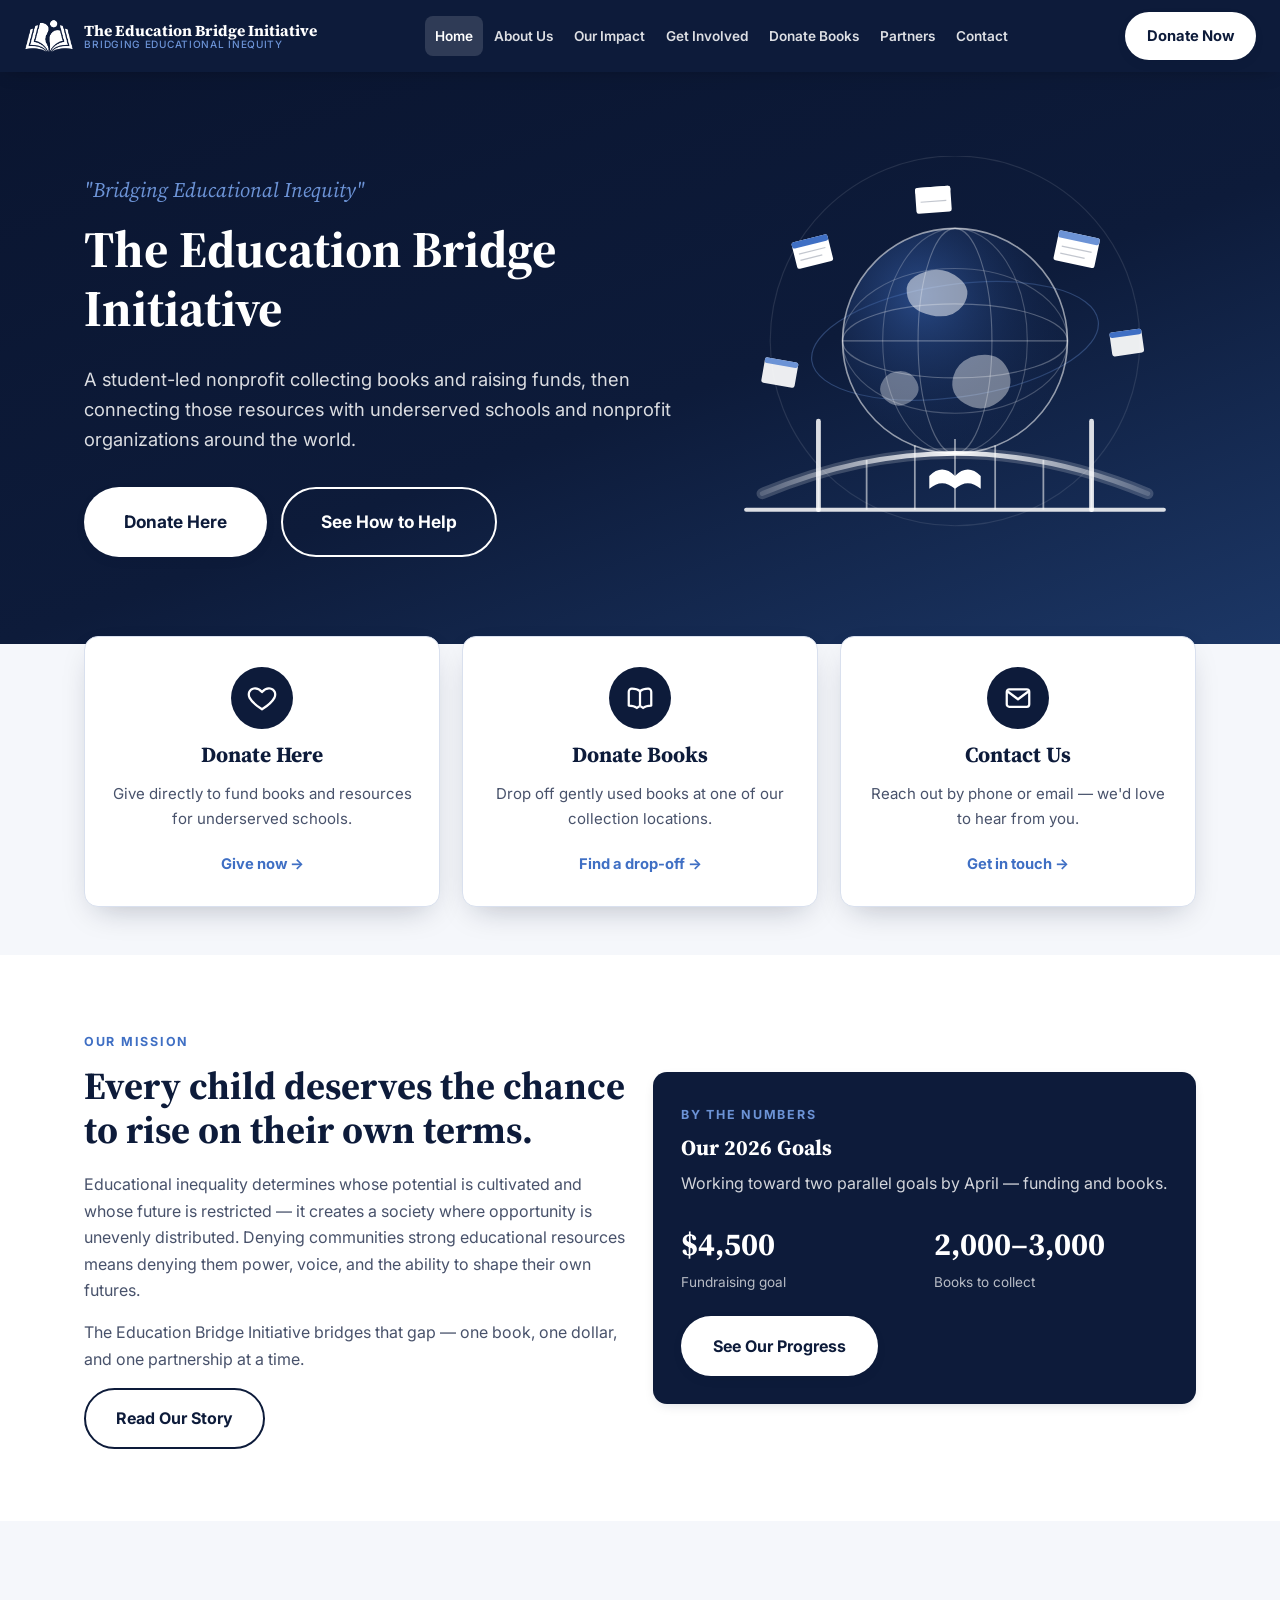
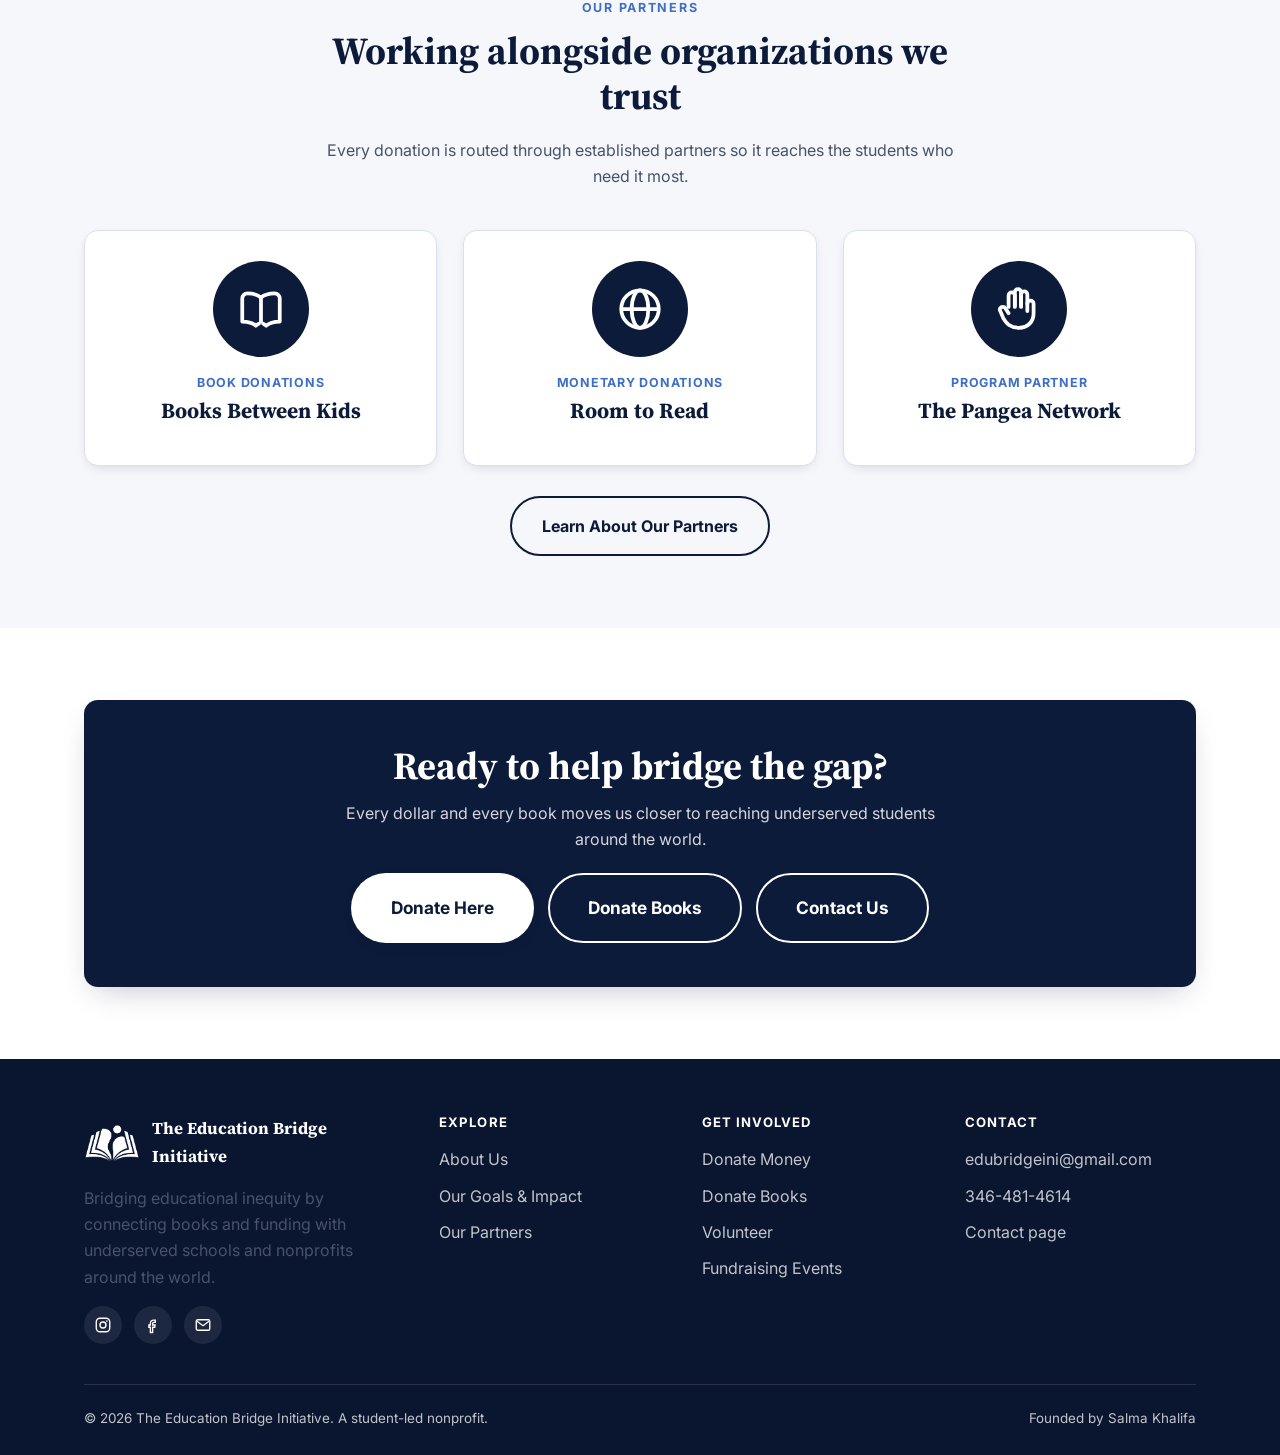
<file: index.html>
<!DOCTYPE html>
<html lang="en">
<head>
<meta charset="UTF-8">
<meta name="viewport" content="width=device-width, initial-scale=1.0">
<title>Home | The Education Bridge Initiative</title>
<meta name="description" content="The Education Bridge Initiative is a student-led nonprofit bridging educational inequity by collecting books and raising funds for underserved schools and nonprofits worldwide.">
<link rel="icon" type="image/png" href="assets/img/logo-icon-navy.png">
<link rel="preconnect" href="https://fonts.googleapis.com">
<link rel="preconnect" href="https://fonts.gstatic.com" crossorigin>
<link href="https://fonts.googleapis.com/css2?family=Source+Serif+4:wght@400;600;700&family=Inter:wght@400;500;600;700;800&display=swap" rel="stylesheet">
<link rel="stylesheet" href="css/styles.css">
</head>
<body>
  <header class="site-header">
    <div class="nav-wrap" id="navWrap">
      <a href="index.html" class="brand">
        <img src="assets/img/logo-icon-transparent.png" alt="The Education Bridge Initiative logo">
        <span class="brand-name">The Education Bridge Initiative<small>Bridging Educational Inequity</small></span>
      </a>
      <button class="nav-toggle" id="navToggle" aria-label="Toggle navigation" aria-expanded="false">&#9776;</button>
      <ul class="nav-links">
      <li><a href="index.html" class="active">Home</a></li>
      <li><a href="about.html">About Us</a></li>
      <li><a href="goals.html">Our Impact</a></li>
      <li><a href="get-involved.html">Get Involved</a></li>
      <li><a href="donate-books.html">Donate Books</a></li>
      <li><a href="partners.html">Partners</a></li>
      <li><a href="contact.html">Contact</a></li>
      </ul>
      <div class="nav-cta">
        <a href="https://gofund.me/72216d547" class="btn btn-primary" target="_blank" rel="noopener">Donate Now</a>
      </div>
    </div>
  </header>

  <section class="hero">
    <div class="container hero-grid">
      <div>
        <div class="tagline">"Bridging Educational Inequity"</div>
        <h1>The Education Bridge Initiative</h1>
        <p class="lead">A student-led nonprofit collecting books and raising funds, then connecting those resources with underserved schools and nonprofit organizations around the world.</p>
        <div class="hero-actions">
          <a href="https://gofund.me/72216d547" class="btn btn-primary btn-lg" target="_blank" rel="noopener">Donate Here</a>
          <a href="get-involved.html" class="btn btn-outline btn-lg">See How to Help</a>
        </div>
      </div>
      <div>
        <img class="hero-art" src="assets/img/hero-globe-bridge.svg" alt="Illustration of a globe with books orbiting it, connected by a bridge">
      </div>
    </div>
  </section>

  <section class="section-tight bg-off">
    <div class="container">
      <div class="action-grid">
        <a href="https://gofund.me/72216d547" class="action-card" target="_blank" rel="noopener">
          <div class="icon-badge"><svg width="22" height="22" viewBox="0 0 24 24" fill="none" stroke="#fff" stroke-width="1.8" stroke-linecap="round" stroke-linejoin="round"><path d="M12 21s-7.5-4.6-10-9.3C.6 8.4 2 5 5.4 4.4 7.7 4 10 5 12 7.3 14 5 16.3 4 18.6 4.4 22 5 23.4 8.4 22 11.7 19.5 16.4 12 21 12 21Z"/></svg></div>
          <h3>Donate Here</h3>
          <p>Give directly to fund books and resources for underserved schools.</p>
          <span class="card-btn">Give now &rarr;</span>
        </a>
        <a href="donate-books.html" class="action-card">
          <div class="icon-badge"><svg width="22" height="22" viewBox="0 0 24 24" fill="none" stroke="#fff" stroke-width="1.8" stroke-linecap="round" stroke-linejoin="round"><path d="M12 6.5c-1.6-1.3-3.8-2-6.5-2A2.5 2.5 0 0 0 3 7v11c2.5 0 5 .6 6.5 2 .4-.4.9-.7 1.5-1"/><path d="M12 6.5c1.6-1.3 3.8-2 6.5-2A2.5 2.5 0 0 1 21 7v11c-2.5 0-5 .6-6.5 2-.4-.4-.9-.7-1.5-1"/><path d="M12 6.5v11.5"/></svg></div>
          <h3>Donate Books</h3>
          <p>Drop off gently used books at one of our collection locations.</p>
          <span class="card-btn">Find a drop-off &rarr;</span>
        </a>
        <a href="contact.html" class="action-card">
          <div class="icon-badge"><svg width="22" height="22" viewBox="0 0 24 24" fill="none" stroke="#fff" stroke-width="1.8" stroke-linecap="round" stroke-linejoin="round"><rect x="3" y="5" width="18" height="14" rx="2"/><path d="M4 7l8 6 8-6"/></svg></div>
          <h3>Contact Us</h3>
          <p>Reach out by phone or email — we'd love to hear from you.</p>
          <span class="card-btn">Get in touch &rarr;</span>
        </a>
      </div>
    </div>
  </section>

  <section>
    <div class="container">
      <div class="grid-2" style="align-items:center;">
        <div>
          <div class="eyebrow">Our Mission</div>
          <h2>Every child deserves the chance to rise on their own terms.</h2>
          <p>Educational inequality determines whose potential is cultivated and whose future is restricted — it creates a society where opportunity is unevenly distributed. Denying communities strong educational resources means denying them power, voice, and the ability to shape their own futures.</p>
          <p>The Education Bridge Initiative bridges that gap — one book, one dollar, and one partnership at a time.</p>
          <a href="about.html" class="btn btn-outline-navy">Read Our Story</a>
        </div>
        <div class="card" style="background:var(--navy-900); color:#fff; border:none;">
          <div class="eyebrow" style="color:var(--blue-400);">By the Numbers</div>
          <h3 style="color:#fff;">Our 2026 Goals</h3>
          <p style="color:rgba(255,255,255,.82); margin-bottom:22px;">Working toward two parallel goals by April — funding and books.</p>
          <div style="display:grid; grid-template-columns:1fr 1fr; gap:18px;">
            <div>
              <div style="font-family:var(--font-serif); font-size:2rem; font-weight:700;">$4,500</div>
              <div style="font-size:.85rem; color:rgba(255,255,255,.7);">Fundraising goal</div>
            </div>
            <div>
              <div style="font-family:var(--font-serif); font-size:2rem; font-weight:700;">2,000&ndash;3,000</div>
              <div style="font-size:.85rem; color:rgba(255,255,255,.7);">Books to collect</div>
            </div>
          </div>
          <a href="goals.html" class="btn btn-primary" style="margin-top:22px;">See Our Progress</a>
        </div>
      </div>
    </div>
  </section>

 

  <section class="bg-off">
    <div class="container">
      <div class="text-center" style="max-width:640px; margin:0 auto 40px;">
        <div class="eyebrow">Our Partners</div>
        <h2>Working alongside organizations we trust</h2>
        <p>Every donation is routed through established partners so it reaches the students who need it most.</p>
      </div>
      <div class="grid-3">
        <div class="partner-card">
          <div class="partner-logo"><svg width="22" height="22" viewBox="0 0 24 24" fill="none" stroke="#fff" stroke-width="1.8" stroke-linecap="round" stroke-linejoin="round"><path d="M12 6.5c-1.6-1.3-3.8-2-6.5-2A2.5 2.5 0 0 0 3 7v11c2.5 0 5 .6 6.5 2 .4-.4.9-.7 1.5-1"/><path d="M12 6.5c1.6-1.3 3.8-2 6.5-2A2.5 2.5 0 0 1 21 7v11c-2.5 0-5 .6-6.5 2-.4-.4-.9-.7-1.5-1"/><path d="M12 6.5v11.5"/></svg></div>
          <div class="partner-role">Book Donations</div>
          <h3>Books Between Kids</h3>
        </div>
        <div class="partner-card">
          <div class="partner-logo"><svg width="22" height="22" viewBox="0 0 24 24" fill="none" stroke="#fff" stroke-width="1.8"><circle cx="12" cy="12" r="9"/><ellipse cx="12" cy="12" rx="4" ry="9"/><path d="M3 12h18"/></svg></div>
          <div class="partner-role">Monetary Donations</div>
          <h3>Room to Read</h3>
        </div>
        <div class="partner-card">
          <div class="partner-logo"><svg width="22" height="22" viewBox="0 0 24 24" fill="none" stroke="#fff" stroke-width="1.8" stroke-linecap="round" stroke-linejoin="round"><path d="M7 11V5.5a1.5 1.5 0 0 1 3 0V11"/><path d="M10 10.5V4a1.5 1.5 0 0 1 3 0v7"/><path d="M13 10.5V5a1.5 1.5 0 0 1 3 0v8"/><path d="M16 9.5a1.5 1.5 0 0 1 3 0V14c0 4-2.7 7-7 7s-6-2-7.5-4.5L3 13c-.6-1 .1-2 1.2-2 .5 0 1 .2 1.3.7L7 14"/></svg></div>
          <div class="partner-role">Program Partner</div>
          <h3>The Pangea Network</h3>
        </div>
      </div>
      <div class="text-center" style="margin-top:30px;">
        <a href="partners.html" class="btn btn-outline-navy">Learn About Our Partners</a>
      </div>
    </div>
  </section>

  <section>
    <div class="container">
      <div class="cta-banner">
        <h2>Ready to help bridge the gap?</h2>
        <p>Every dollar and every book moves us closer to reaching underserved students around the world.</p>
        <div class="cta-actions">
          <a href="https://gofund.me/72216d547" class="btn btn-primary btn-lg" target="_blank" rel="noopener">Donate Here</a>
          <a href="donate-books.html" class="btn btn-outline btn-lg">Donate Books</a>
          <a href="contact.html" class="btn btn-outline btn-lg">Contact Us</a>
        </div>
      </div>
    </div>
  </section>

  <footer class="site-footer">
    <div class="container">
      <div class="footer-grid">
        <div>
          <div class="footer-brand">
            <img src="assets/img/logo-icon-transparent.png" alt="The Education Bridge Initiative logo">
            <span>The Education Bridge<br>Initiative</span>
          </div>
          <p style="max-width:32ch;">Bridging educational inequity by connecting books and funding with underserved schools and nonprofits around the world.</p>
          <div class="social-row">
            <a href="https://www.instagram.com/education.bridge.initiative" target="_blank" rel="noopener" aria-label="Instagram"><svg width="18" height="18" viewBox="0 0 24 24" fill="none" stroke="#fff" stroke-width="1.8"><rect x="3" y="3" width="18" height="18" rx="5"/><circle cx="12" cy="12" r="4"/><circle cx="17.2" cy="6.8" r="1.1" fill="#fff" stroke="none"/></svg></a>
            <a href="https://www.facebook.com/share/1PZD7FFEJZ/?mibextid=wwXIfr" target="_blank" rel="noopener" aria-label="Facebook"><svg width="18" height="18" viewBox="0 0 24 24" fill="none" stroke="#fff" stroke-width="1.8"><path d="M15 8.5h-2c-.8 0-1.5.7-1.5 1.5v2h3.3L14.3 15H11.5v7h-3v-7H6.5v-3H8.5v-2.2C8.5 7.4 10.2 5.5 13 5.5h2v3Z"/></svg></a>
            <a href="mailto:edubridgeini@gmail.com" aria-label="Email"><svg width="18" height="18" viewBox="0 0 24 24" fill="none" stroke="#fff" stroke-width="1.8"><rect x="3" y="5" width="18" height="14" rx="2"/><path d="M4 7l8 6 8-6"/></svg></a>
          </div>
        </div>
        <div>
          <h4>Explore</h4>
          <ul>
            <li><a href="about.html">About Us</a></li>
            <li><a href="goals.html">Our Goals &amp; Impact</a></li>
            <li><a href="partners.html">Our Partners</a></li>
          </ul>
        </div>
        <div>
          <h4>Get Involved</h4>
          <ul>
            <li><a href="https://gofund.me/72216d547" target="_blank" rel="noopener">Donate Money</a></li>
            <li><a href="donate-books.html">Donate Books</a></li>
            <li><a href="get-involved.html">Volunteer</a></li>
            <li><a href="donate.html">Fundraising Events</a></li>
          </ul>
        </div>
        <div>
          <h4>Contact</h4>
          <ul>
            <li><a href="mailto:edubridgeini@gmail.com">edubridgeini@gmail.com</a></li>
            <li><a href="tel:+13464814614">346-481-4614</a></li>
            <li><a href="contact.html">Contact page</a></li>
          </ul>
        </div>
      </div>
      <div class="footer-bottom">
        <span>&copy; 2026 The Education Bridge Initiative. A student-led nonprofit.</span>
        <span>Founded by Salma Khalifa</span>
      </div>
    </div>
  </footer>

  <div class="mobile-donate-bar">
    <a href="https://gofund.me/72216d547" class="btn btn-primary" target="_blank" rel="noopener">Donate Now</a>
  </div>

  <script src="js/main.js"></script>

</body>
</html>
</file>
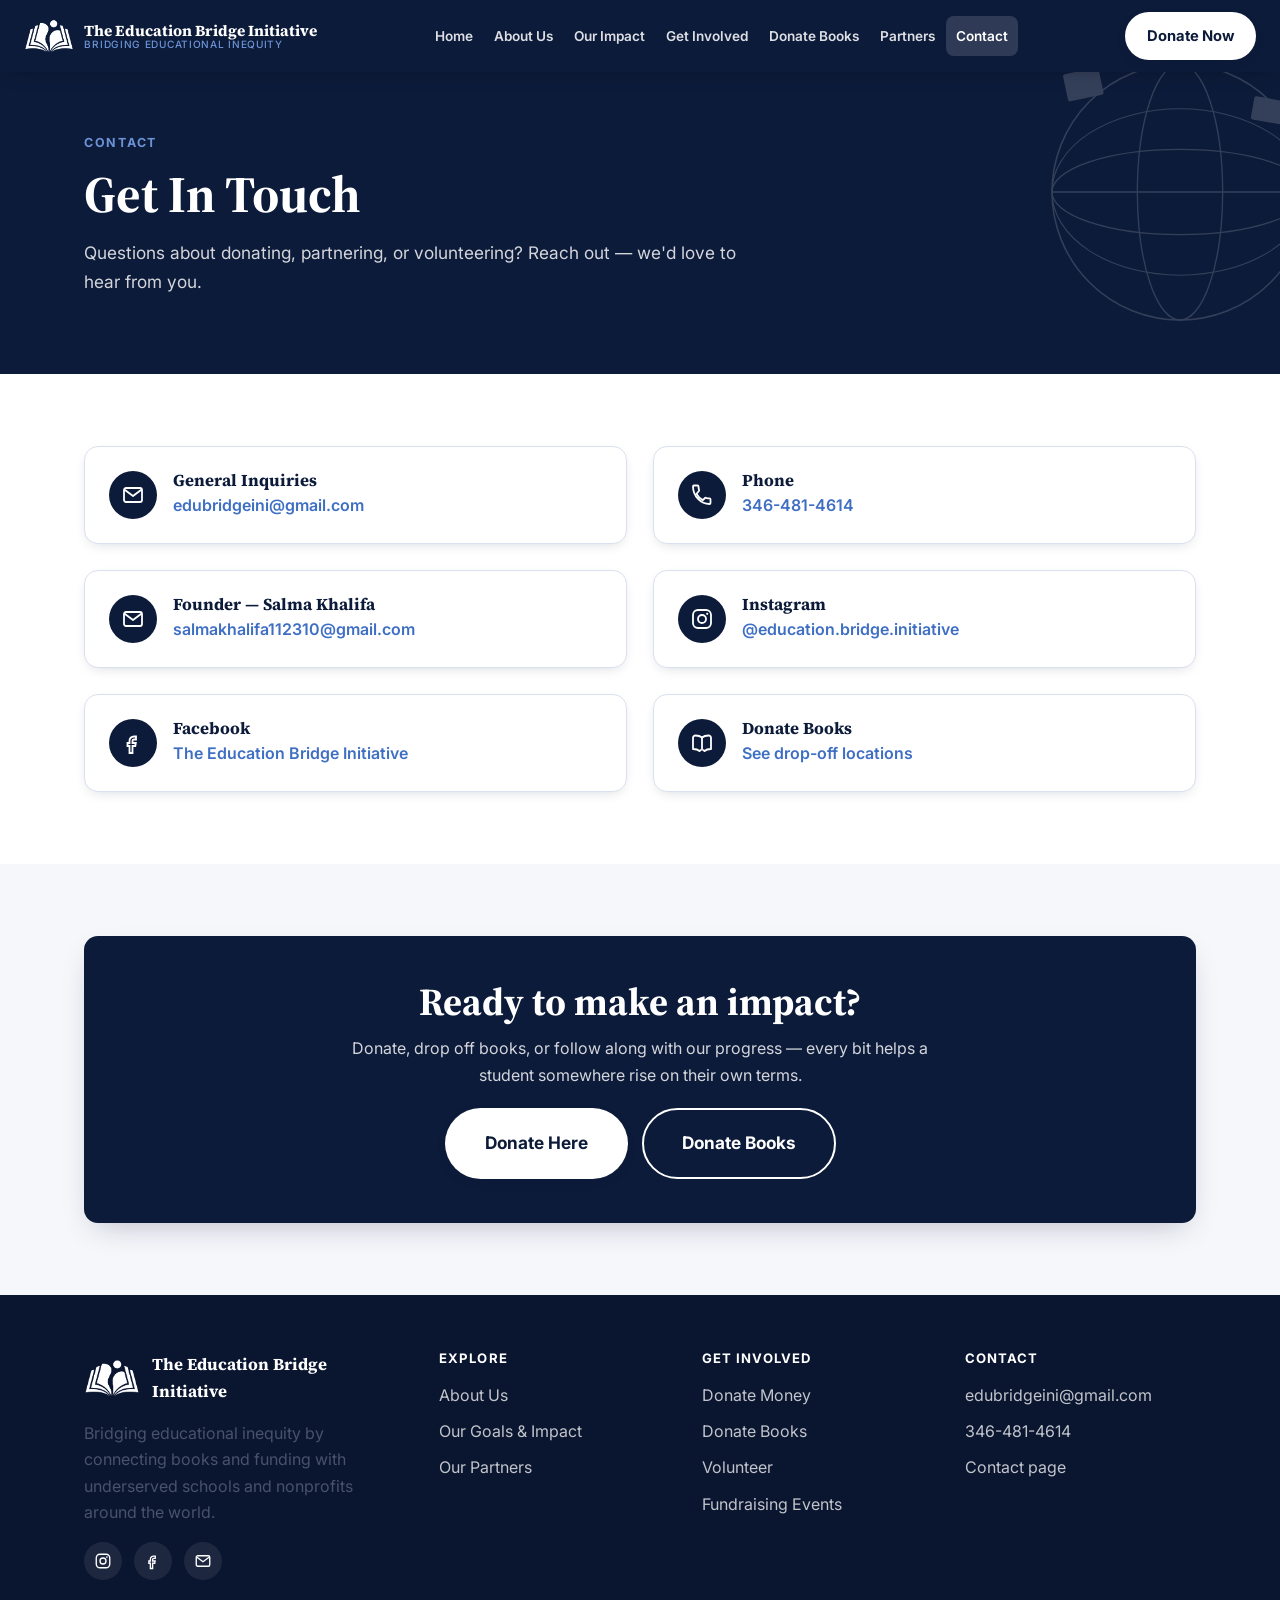
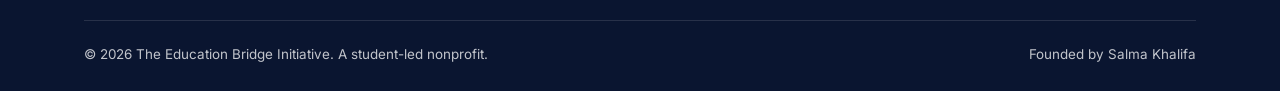
<file: contact.html>
<!DOCTYPE html>
<html lang="en">
<head>
<meta charset="UTF-8">
<meta name="viewport" content="width=device-width, initial-scale=1.0">
<title>Contact Us | The Education Bridge Initiative</title>
<meta name="description" content="Get in touch with The Education Bridge Initiative by phone, email, or social media.">
<link rel="icon" type="image/png" href="assets/img/logo-icon-navy.png">
<link rel="preconnect" href="https://fonts.googleapis.com">
<link rel="preconnect" href="https://fonts.gstatic.com" crossorigin>
<link href="https://fonts.googleapis.com/css2?family=Source+Serif+4:wght@400;600;700&family=Inter:wght@400;500;600;700;800&display=swap" rel="stylesheet">
<link rel="stylesheet" href="css/styles.css">
</head>
<body>
  <header class="site-header">
    <div class="nav-wrap" id="navWrap">
      <a href="index.html" class="brand">
        <img src="assets/img/logo-icon-transparent.png" alt="The Education Bridge Initiative logo">
        <span class="brand-name">The Education Bridge Initiative<small>Bridging Educational Inequity</small></span>
      </a>
      <button class="nav-toggle" id="navToggle" aria-label="Toggle navigation" aria-expanded="false">&#9776;</button>
      <ul class="nav-links">
      <li><a href="index.html">Home</a></li>
      <li><a href="about.html">About Us</a></li>
      <li><a href="goals.html">Our Impact</a></li>
      <li><a href="get-involved.html">Get Involved</a></li>
      <li><a href="donate-books.html">Donate Books</a></li>
      <li><a href="partners.html">Partners</a></li>
      <li><a href="contact.html" class="active">Contact</a></li>
      </ul>
      <div class="nav-cta">
        <a href="https://gofund.me/72216d547" class="btn btn-primary" target="_blank" rel="noopener">Donate Now</a>
      </div>
    </div>
  </header>

  <section class="page-hero">
    <img class="decor" src="assets/img/page-decor.svg" alt="">
    <div class="container">
      <div class="eyebrow" style="color:var(--blue-400);">Contact</div>
      <h1>Get In Touch</h1>
      <p>Questions about donating, partnering, or volunteering? Reach out — we'd love to hear from you.</p>
    </div>
  </section>

  <section>
    <div class="container">
      <div class="contact-grid">
        <div class="contact-item">
          <div class="icon-badge"><svg width="22" height="22" viewBox="0 0 24 24" fill="none" stroke="#fff" stroke-width="1.8" stroke-linecap="round" stroke-linejoin="round"><rect x="3" y="5" width="18" height="14" rx="2"/><path d="M4 7l8 6 8-6"/></svg></div>
          <div>
            <h3>General Inquiries</h3>
            <a href="mailto:edubridgeini@gmail.com">edubridgeini@gmail.com</a>
          </div>
        </div>
        <div class="contact-item">
          <div class="icon-badge">
            <svg viewBox="0 0 24 24" fill="none" stroke="#fff" stroke-width="1.8" stroke-linecap="round" stroke-linejoin="round" width="24" height="24"><path d="M6.6 10.8c1.4 2.7 3.6 4.9 6.3 6.3l2.1-2.1c.3-.3.7-.4 1-.2 1.1.4 2.3.6 3.5.6.6 0 1 .4 1 1V20c0 .6-.4 1-1 1C10.9 21 3 13.1 3 3.5c0-.6.4-1 1-1H7.5c.6 0 1 .4 1 1 0 1.2.2 2.4.6 3.5.1.4 0 .8-.2 1L6.6 10.8Z"/></svg>
          </div>
          <div>
            <h3>Phone</h3>
            <a href="tel:+13464814614">346-481-4614</a>
          </div>
        </div>
        <div class="contact-item">
          <div class="icon-badge"><svg width="22" height="22" viewBox="0 0 24 24" fill="none" stroke="#fff" stroke-width="1.8" stroke-linecap="round" stroke-linejoin="round"><rect x="3" y="5" width="18" height="14" rx="2"/><path d="M4 7l8 6 8-6"/></svg></div>
          <div>
            <h3>Founder — Salma Khalifa</h3>
            <a href="mailto:salmakhalifa112310@gmail.com">salmakhalifa112310@gmail.com</a>
          </div>
        </div>
        <div class="contact-item">
          <div class="icon-badge">
            <svg viewBox="0 0 24 24" fill="none" stroke="#fff" stroke-width="1.8"><rect x="3" y="3" width="18" height="18" rx="5"/><circle cx="12" cy="12" r="4"/><circle cx="17.2" cy="6.8" r="1.1" fill="#fff" stroke="none"/></svg>
          </div>
          <div>
            <h3>Instagram</h3>
            <a href="https://www.instagram.com/education.bridge.initiative" target="_blank" rel="noopener">@education.bridge.initiative</a>
          </div>
        </div>
        <div class="contact-item">
          <div class="icon-badge">
            <svg viewBox="0 0 24 24" fill="none" stroke="#fff" stroke-width="1.8"><path d="M15 8.5h-2c-.8 0-1.5.7-1.5 1.5v2h3.3L14.3 15H11.5v7h-3v-7H6.5v-3H8.5v-2.2C8.5 7.4 10.2 5.5 13 5.5h2v3Z"/></svg>
          </div>
          <div>
            <h3>Facebook</h3>
            <a href="https://www.facebook.com/share/1PZD7FFEJZ/?mibextid=wwXIfr" target="_blank" rel="noopener">The Education Bridge Initiative</a>
          </div>
        </div>
        <div class="contact-item">
          <div class="icon-badge"><svg width="22" height="22" viewBox="0 0 24 24" fill="none" stroke="#fff" stroke-width="1.8" stroke-linecap="round" stroke-linejoin="round"><path d="M12 6.5c-1.6-1.3-3.8-2-6.5-2A2.5 2.5 0 0 0 3 7v11c2.5 0 5 .6 6.5 2 .4-.4.9-.7 1.5-1"/><path d="M12 6.5c1.6-1.3 3.8-2 6.5-2A2.5 2.5 0 0 1 21 7v11c-2.5 0-5 .6-6.5 2-.4-.4-.9-.7-1.5-1"/><path d="M12 6.5v11.5"/></svg></div>
          <div>
            <h3>Donate Books</h3>
            <a href="donate-books.html">See drop-off locations</a>
          </div>
        </div>
      </div>
    </div>
  </section>

  <section class="bg-off">
    <div class="container">
      <div class="cta-banner">
        <h2>Ready to make an impact?</h2>
        <p>Donate, drop off books, or follow along with our progress — every bit helps a student somewhere rise on their own terms.</p>
        <div class="cta-actions">
          <a href="https://gofund.me/72216d547" class="btn btn-primary btn-lg" target="_blank" rel="noopener">Donate Here</a>
          <a href="donate-books.html" class="btn btn-outline btn-lg">Donate Books</a>
        </div>
      </div>
    </div>
  </section>

  <footer class="site-footer">
    <div class="container">
      <div class="footer-grid">
        <div>
          <div class="footer-brand">
            <img src="assets/img/logo-icon-transparent.png" alt="The Education Bridge Initiative logo">
            <span>The Education Bridge<br>Initiative</span>
          </div>
          <p style="max-width:32ch;">Bridging educational inequity by connecting books and funding with underserved schools and nonprofits around the world.</p>
          <div class="social-row">
            <a href="https://www.instagram.com/education.bridge.initiative" target="_blank" rel="noopener" aria-label="Instagram"><svg width="18" height="18" viewBox="0 0 24 24" fill="none" stroke="#fff" stroke-width="1.8"><rect x="3" y="3" width="18" height="18" rx="5"/><circle cx="12" cy="12" r="4"/><circle cx="17.2" cy="6.8" r="1.1" fill="#fff" stroke="none"/></svg></a>
            <a href="https://www.facebook.com/share/1PZD7FFEJZ/?mibextid=wwXIfr" target="_blank" rel="noopener" aria-label="Facebook"><svg width="18" height="18" viewBox="0 0 24 24" fill="none" stroke="#fff" stroke-width="1.8"><path d="M15 8.5h-2c-.8 0-1.5.7-1.5 1.5v2h3.3L14.3 15H11.5v7h-3v-7H6.5v-3H8.5v-2.2C8.5 7.4 10.2 5.5 13 5.5h2v3Z"/></svg></a>
            <a href="mailto:edubridgeini@gmail.com" aria-label="Email"><svg width="18" height="18" viewBox="0 0 24 24" fill="none" stroke="#fff" stroke-width="1.8"><rect x="3" y="5" width="18" height="14" rx="2"/><path d="M4 7l8 6 8-6"/></svg></a>
          </div>
        </div>
        <div>
          <h4>Explore</h4>
          <ul>
            <li><a href="about.html">About Us</a></li>
            <li><a href="goals.html">Our Goals &amp; Impact</a></li>
            <li><a href="partners.html">Our Partners</a></li>
          </ul>
        </div>
        <div>
          <h4>Get Involved</h4>
          <ul>
            <li><a href="https://gofund.me/72216d547" target="_blank" rel="noopener">Donate Money</a></li>
            <li><a href="donate-books.html">Donate Books</a></li>
            <li><a href="get-involved.html">Volunteer</a></li>
            <li><a href="donate.html">Fundraising Events</a></li>
          </ul>
        </div>
        <div>
          <h4>Contact</h4>
          <ul>
            <li><a href="mailto:edubridgeini@gmail.com">edubridgeini@gmail.com</a></li>
            <li><a href="tel:+13464814614">346-481-4614</a></li>
            <li><a href="contact.html">Contact page</a></li>
          </ul>
        </div>
      </div>
      <div class="footer-bottom">
        <span>&copy; 2026 The Education Bridge Initiative. A student-led nonprofit.</span>
        <span>Founded by Salma Khalifa</span>
      </div>
    </div>
  </footer>

  <div class="mobile-donate-bar">
    <a href="https://gofund.me/72216d547" class="btn btn-primary" target="_blank" rel="noopener">Donate Now</a>
  </div>

  <script src="js/main.js"></script>

</body>
</html>
</file>
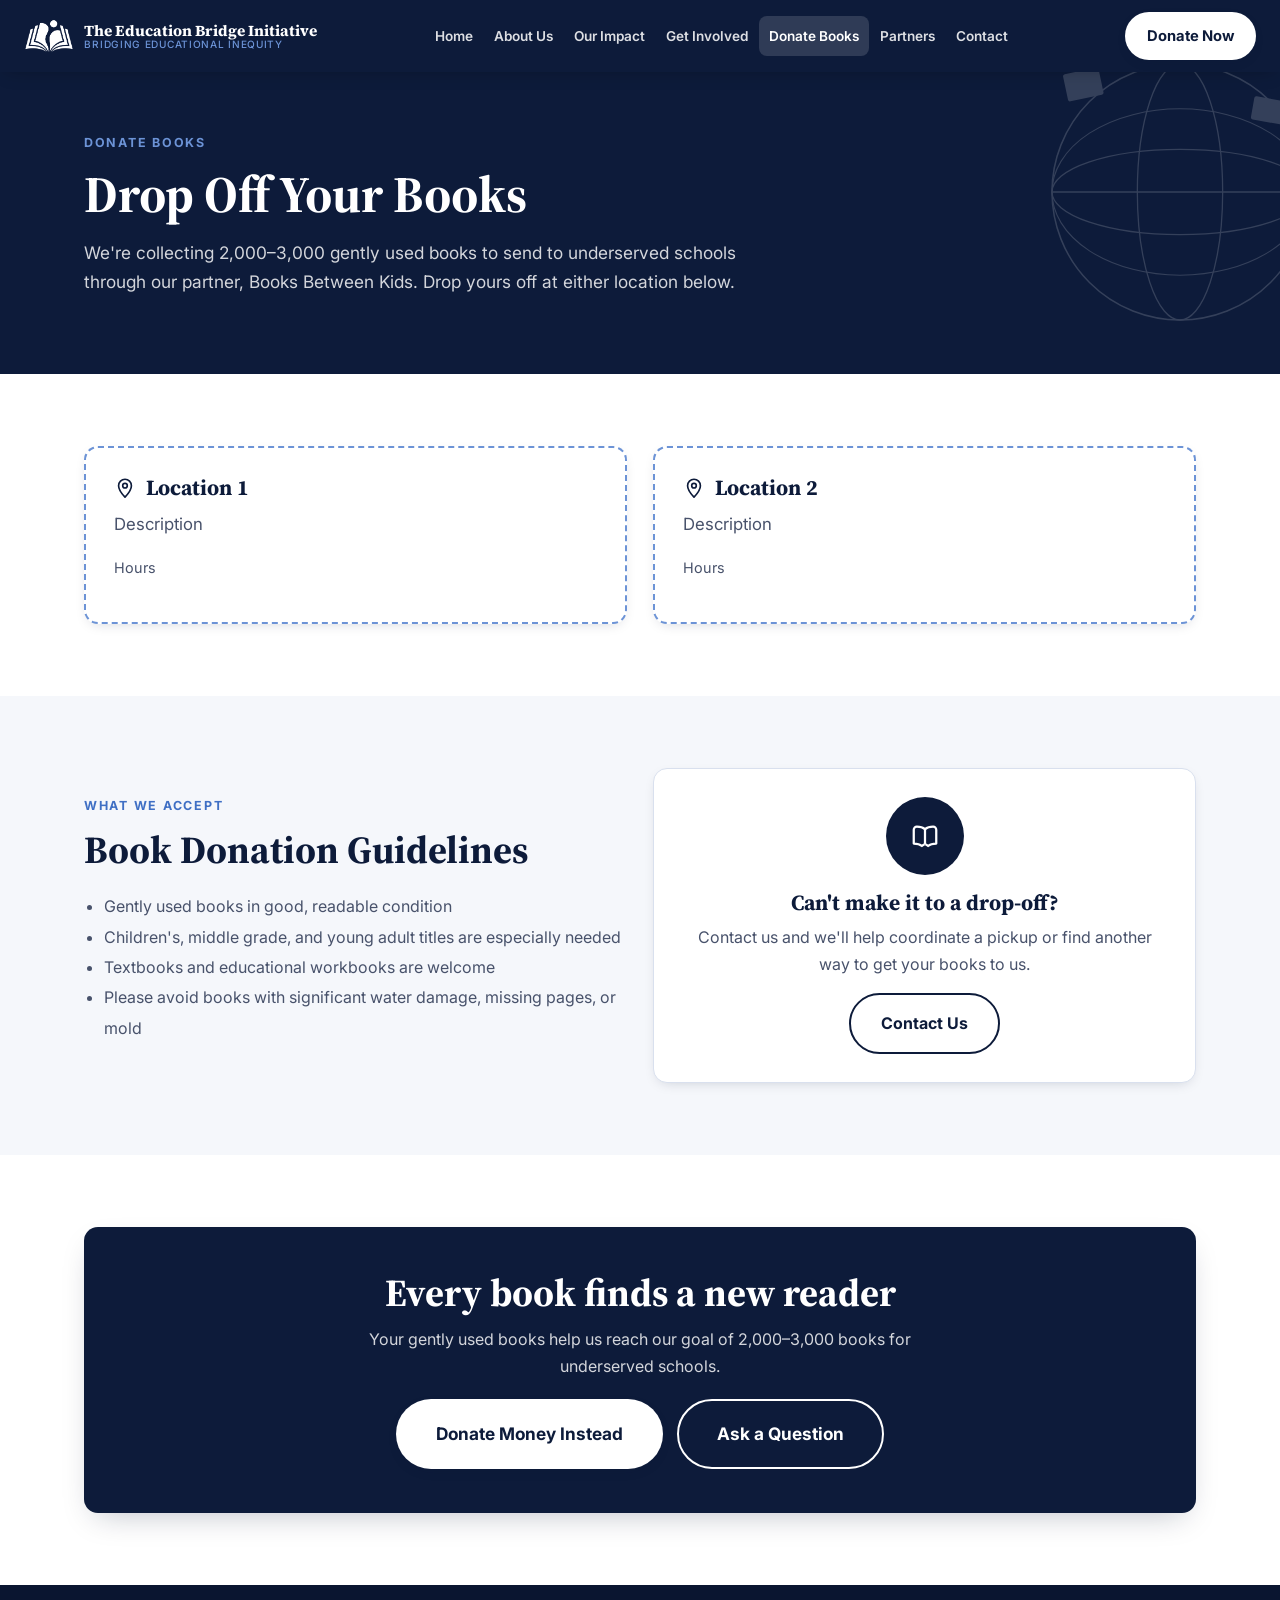
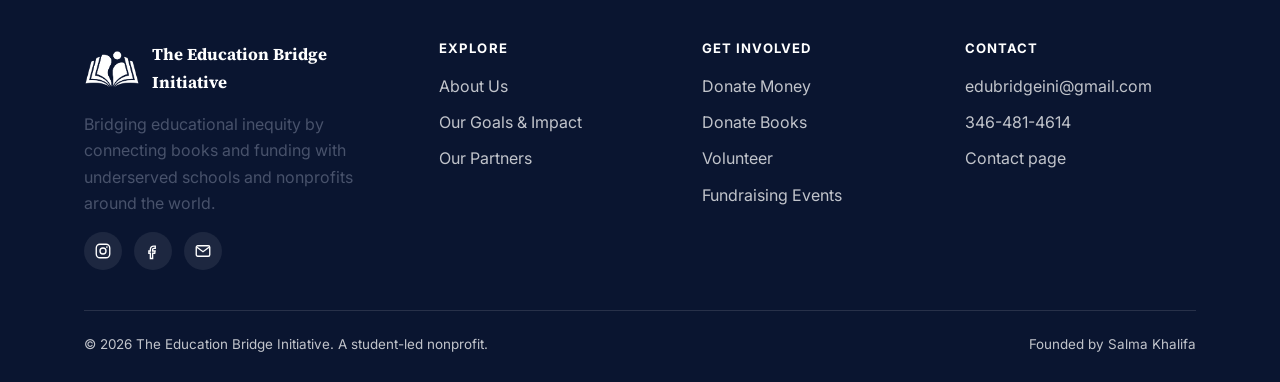
<file: donate-books.html>
<!DOCTYPE html>
<html lang="en">
<head>
<meta charset="UTF-8">
<meta name="viewport" content="width=device-width, initial-scale=1.0">
<title>Donate Books | The Education Bridge Initiative</title>
<meta name="description" content="Drop off gently used books at our collection locations.">
<link rel="icon" type="image/png" href="assets/img/logo-icon-navy.png">
<link rel="preconnect" href="https://fonts.googleapis.com">
<link rel="preconnect" href="https://fonts.gstatic.com" crossorigin>
<link href="https://fonts.googleapis.com/css2?family=Source+Serif+4:wght@400;600;700&family=Inter:wght@400;500;600;700;800&display=swap" rel="stylesheet">
<link rel="stylesheet" href="css/styles.css">
</head>
<body>
  <header class="site-header">
    <div class="nav-wrap" id="navWrap">
      <a href="index.html" class="brand">
        <img src="assets/img/logo-icon-transparent.png" alt="The Education Bridge Initiative logo">
        <span class="brand-name">The Education Bridge Initiative<small>Bridging Educational Inequity</small></span>
      </a>
      <button class="nav-toggle" id="navToggle" aria-label="Toggle navigation" aria-expanded="false">&#9776;</button>
      <ul class="nav-links">
      <li><a href="index.html">Home</a></li>
      <li><a href="about.html">About Us</a></li>
      <li><a href="goals.html">Our Impact</a></li>
      <li><a href="get-involved.html">Get Involved</a></li>
      <li><a href="donate-books.html" class="active">Donate Books</a></li>
      <li><a href="partners.html">Partners</a></li>
      <li><a href="contact.html">Contact</a></li>
      </ul>
      <div class="nav-cta">
        <a href="https://gofund.me/72216d547" class="btn btn-primary" target="_blank" rel="noopener">Donate Now</a>
      </div>
    </div>
  </header>

  <section class="page-hero">
    <img class="decor" src="assets/img/page-decor.svg" alt="">
    <div class="container">
      <div class="eyebrow" style="color:var(--blue-400);">Donate Books</div>
      <h1>Drop Off Your Books</h1>
      <p>We're collecting 2,000&ndash;3,000 gently used books to send to underserved schools through our partner, Books Between Kids. Drop yours off at either location below.</p>
    </div>
  </section>

  <section>
    <div class="container">
      <div class="grid-2">
        <div class="address-card">
          <h3><svg width="22" height="22" viewBox="0 0 24 24" fill="none" stroke="#fff" stroke-width="1.8" stroke-linecap="round" stroke-linejoin="round"><path d="M12 22s7-7.4 7-12.5A7 7 0 0 0 5 9.5C5 14.6 12 22 12 22Z"/><circle cx="12" cy="9.5" r="2.5"/></svg> <span>Location 1</span></h3>
          <p style="color:var(--ink-soft); font-size:1.05rem; margin-top:10px;">Description</p>
          <p style="font-size:0.9rem;">Hours</p>
        </div>
        <div class="address-card">
          <h3><svg width="22" height="22" viewBox="0 0 24 24" fill="none" stroke="#fff" stroke-width="1.8" stroke-linecap="round" stroke-linejoin="round"><path d="M12 22s7-7.4 7-12.5A7 7 0 0 0 5 9.5C5 14.6 12 22 12 22Z"/><circle cx="12" cy="9.5" r="2.5"/></svg> <span>Location 2</span></h3>
          <p style="color:var(--ink-soft); font-size:1.05rem; margin-top:10px;">Description</p>
          <p style="font-size:0.9rem;">Hours</p>
        </div>
      </div>
    </div>
  </section>

  <section class="bg-off">
    <div class="container">
      <div class="grid-2" style="align-items:center;">
        <div>
          <div class="eyebrow">What We Accept</div>
          <h2>Book Donation Guidelines</h2>
          <ul style="color:var(--ink-soft); padding-left:20px; line-height:1.9;">
            <li>Gently used books in good, readable condition</li>
            <li>Children's, middle grade, and young adult titles are especially needed</li>
            <li>Textbooks and educational workbooks are welcome</li>
            <li>Please avoid books with significant water damage, missing pages, or mold</li>
          </ul>
        </div>
        <div class="card" style="text-align:center;">
          <div class="icon-badge" style="width:78px; height:78px; margin:0 auto 16px;"><svg width="22" height="22" viewBox="0 0 24 24" fill="none" stroke="#fff" stroke-width="1.8" stroke-linecap="round" stroke-linejoin="round"><path d="M12 6.5c-1.6-1.3-3.8-2-6.5-2A2.5 2.5 0 0 0 3 7v11c2.5 0 5 .6 6.5 2 .4-.4.9-.7 1.5-1"/><path d="M12 6.5c1.6-1.3 3.8-2 6.5-2A2.5 2.5 0 0 1 21 7v11c-2.5 0-5 .6-6.5 2-.4-.4-.9-.7-1.5-1"/><path d="M12 6.5v11.5"/></svg></div>
          <h3>Can't make it to a drop-off?</h3>
          <p>Contact us and we'll help coordinate a pickup or find another way to get your books to us.</p>
          <a href="contact.html" class="btn btn-outline-navy">Contact Us</a>
        </div>
      </div>
    </div>
  </section>

  <section>
    <div class="container">
      <div class="cta-banner">
        <h2>Every book finds a new reader</h2>
        <p>Your gently used books help us reach our goal of 2,000&ndash;3,000 books for underserved schools.</p>
        <div class="cta-actions">
          <a href="https://gofund.me/72216d547" class="btn btn-primary btn-lg" target="_blank" rel="noopener">Donate Money Instead</a>
          <a href="contact.html" class="btn btn-outline btn-lg">Ask a Question</a>
        </div>
      </div>
    </div>
  </section>

  <footer class="site-footer">
    <div class="container">
      <div class="footer-grid">
        <div>
          <div class="footer-brand">
            <img src="assets/img/logo-icon-transparent.png" alt="The Education Bridge Initiative logo">
            <span>The Education Bridge<br>Initiative</span>
          </div>
          <p style="max-width:32ch;">Bridging educational inequity by connecting books and funding with underserved schools and nonprofits around the world.</p>
          <div class="social-row">
            <a href="https://www.instagram.com/education.bridge.initiative" target="_blank" rel="noopener" aria-label="Instagram"><svg width="18" height="18" viewBox="0 0 24 24" fill="none" stroke="#fff" stroke-width="1.8"><rect x="3" y="3" width="18" height="18" rx="5"/><circle cx="12" cy="12" r="4"/><circle cx="17.2" cy="6.8" r="1.1" fill="#fff" stroke="none"/></svg></a>
            <a href="https://www.facebook.com/share/1PZD7FFEJZ/?mibextid=wwXIfr" target="_blank" rel="noopener" aria-label="Facebook"><svg width="18" height="18" viewBox="0 0 24 24" fill="none" stroke="#fff" stroke-width="1.8"><path d="M15 8.5h-2c-.8 0-1.5.7-1.5 1.5v2h3.3L14.3 15H11.5v7h-3v-7H6.5v-3H8.5v-2.2C8.5 7.4 10.2 5.5 13 5.5h2v3Z"/></svg></a>
            <a href="mailto:edubridgeini@gmail.com" aria-label="Email"><svg width="18" height="18" viewBox="0 0 24 24" fill="none" stroke="#fff" stroke-width="1.8"><rect x="3" y="5" width="18" height="14" rx="2"/><path d="M4 7l8 6 8-6"/></svg></a>
          </div>
        </div>
        <div>
          <h4>Explore</h4>
          <ul>
            <li><a href="about.html">About Us</a></li>
            <li><a href="goals.html">Our Goals &amp; Impact</a></li>
            <li><a href="partners.html">Our Partners</a></li>
          </ul>
        </div>
        <div>
          <h4>Get Involved</h4>
          <ul>
            <li><a href="https://gofund.me/72216d547" target="_blank" rel="noopener">Donate Money</a></li>
            <li><a href="donate-books.html">Donate Books</a></li>
            <li><a href="get-involved.html">Volunteer</a></li>
            <li><a href="donate.html">Fundraising Events</a></li>
          </ul>
        </div>
        <div>
          <h4>Contact</h4>
          <ul>
            <li><a href="mailto:edubridgeini@gmail.com">edubridgeini@gmail.com</a></li>
            <li><a href="tel:+13464814614">346-481-4614</a></li>
            <li><a href="contact.html">Contact page</a></li>
          </ul>
        </div>
      </div>
      <div class="footer-bottom">
        <span>&copy; 2026 The Education Bridge Initiative. A student-led nonprofit.</span>
        <span>Founded by Salma Khalifa</span>
      </div>
    </div>
  </footer>

  <div class="mobile-donate-bar">
    <a href="https://gofund.me/72216d547" class="btn btn-primary" target="_blank" rel="noopener">Donate Now</a>
  </div>

  <script src="js/main.js"></script>

</body>
</html>
</file>
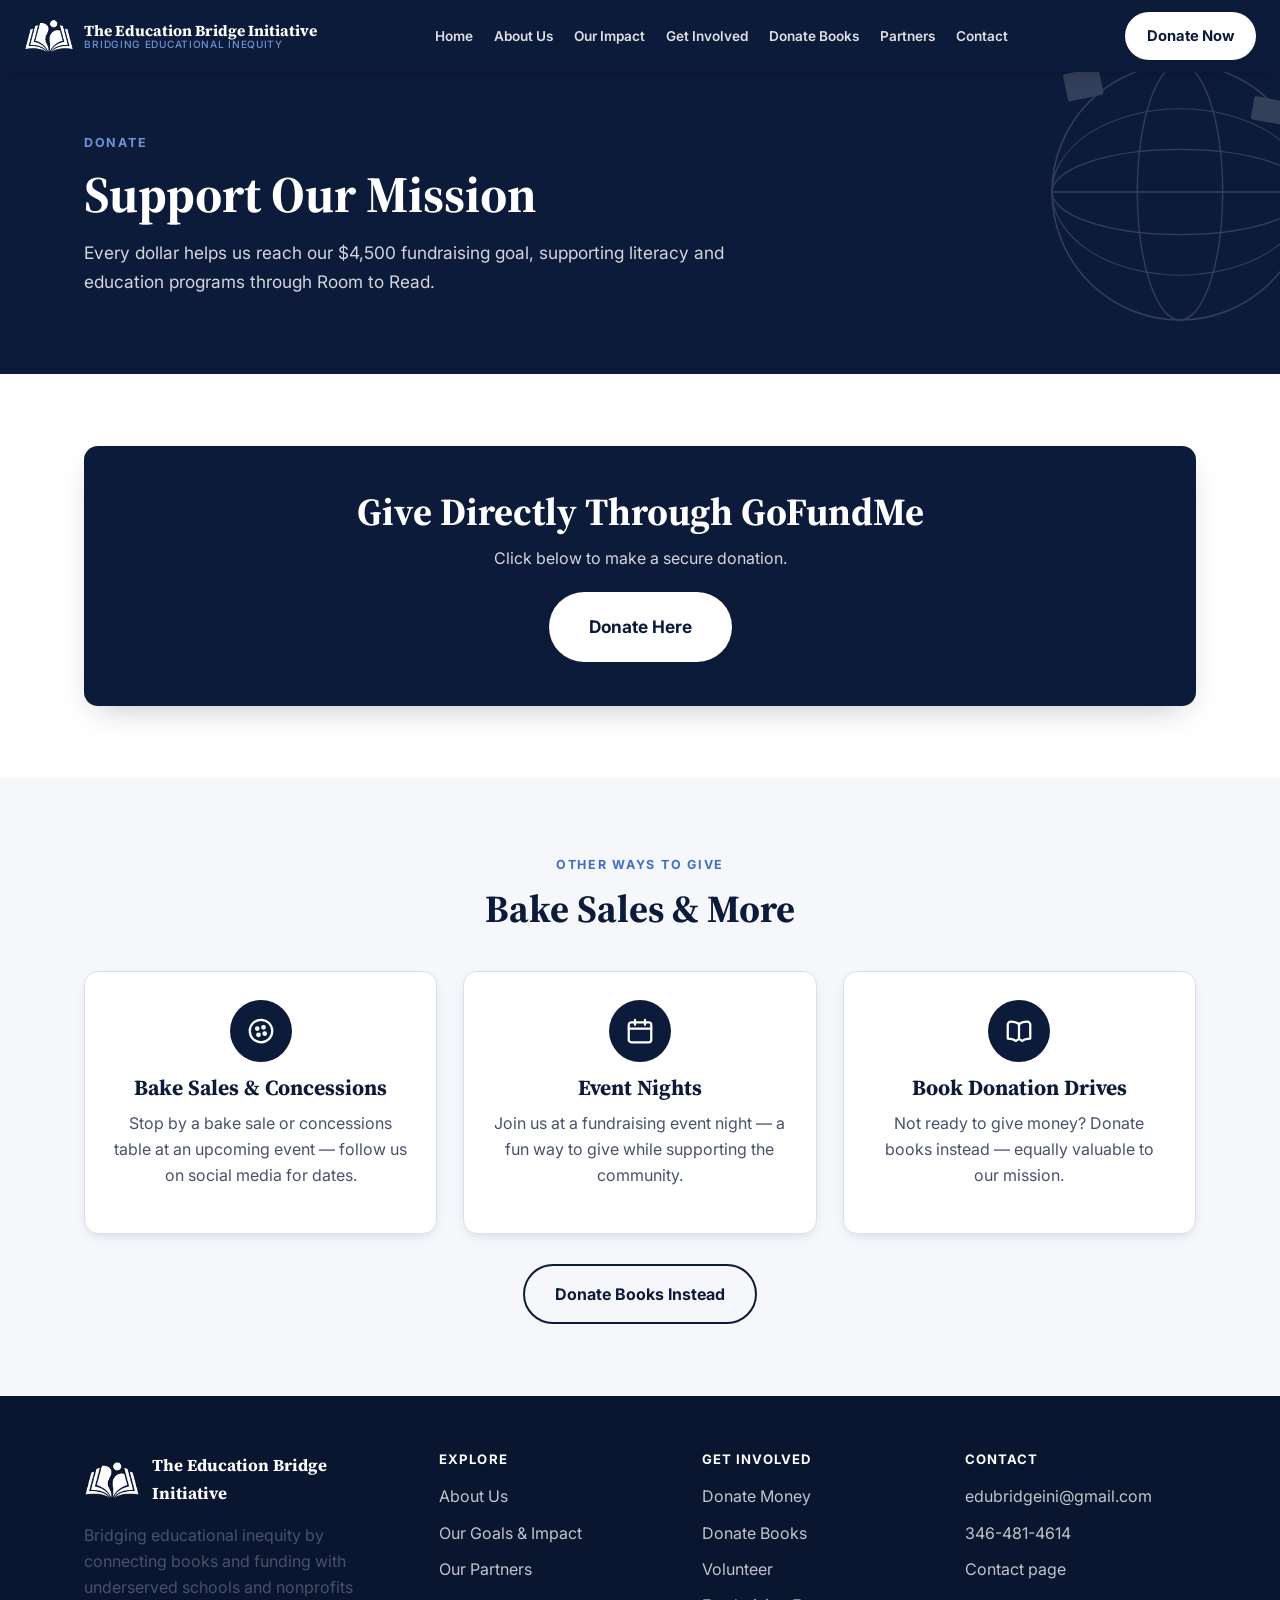
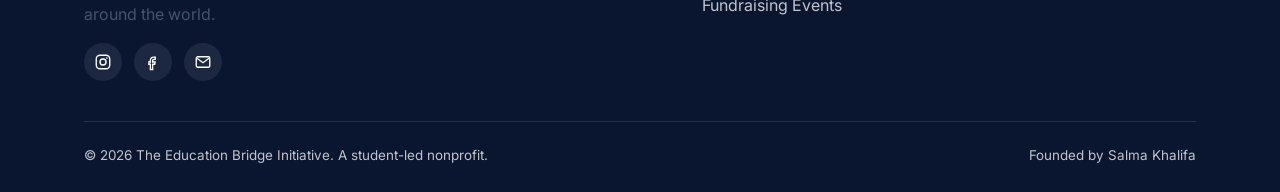
<file: donate.html>
<!DOCTYPE html>
<html lang="en">
<head>
<meta charset="UTF-8">
<meta name="viewport" content="width=device-width, initial-scale=1.0">
<title>Donate | The Education Bridge Initiative</title>
<meta name="description" content="Support The Education Bridge Initiative with a monetary donation.">
<link rel="icon" type="image/png" href="assets/img/logo-icon-navy.png">
<link rel="preconnect" href="https://fonts.googleapis.com">
<link rel="preconnect" href="https://fonts.gstatic.com" crossorigin>
<link href="https://fonts.googleapis.com/css2?family=Source+Serif+4:wght@400;600;700&family=Inter:wght@400;500;600;700;800&display=swap" rel="stylesheet">
<link rel="stylesheet" href="css/styles.css">
</head>
<body>
  <header class="site-header">
    <div class="nav-wrap" id="navWrap">
      <a href="index.html" class="brand">
        <img src="assets/img/logo-icon-transparent.png" alt="The Education Bridge Initiative logo">
        <span class="brand-name">The Education Bridge Initiative<small>Bridging Educational Inequity</small></span>
      </a>
      <button class="nav-toggle" id="navToggle" aria-label="Toggle navigation" aria-expanded="false">&#9776;</button>
      <ul class="nav-links">
      <li><a href="index.html">Home</a></li>
      <li><a href="about.html">About Us</a></li>
      <li><a href="goals.html">Our Impact</a></li>
      <li><a href="get-involved.html">Get Involved</a></li>
      <li><a href="donate-books.html">Donate Books</a></li>
      <li><a href="partners.html">Partners</a></li>
      <li><a href="contact.html">Contact</a></li>
      </ul>
      <div class="nav-cta">
        <a href="https://gofund.me/72216d547" class="btn btn-primary" target="_blank" rel="noopener">Donate Now</a>
      </div>
    </div>
  </header>

  <section class="page-hero">
    <img class="decor" src="assets/img/page-decor.svg" alt="">
    <div class="container">
      <div class="eyebrow" style="color:var(--blue-400);">Donate</div>
      <h1>Support Our Mission</h1>
      <p>Every dollar helps us reach our $4,500 fundraising goal, supporting literacy and education programs through Room to Read.</p>
    </div>
  </section>

  <section>
    <div class="container">
      <div class="cta-banner">
        <h2>Give Directly Through GoFundMe</h2>
        <p>Click below to make a secure donation.</p>
        <div class="cta-actions">
          <a href="https://gofund.me/72216d547" class="btn btn-primary btn-lg" target="_blank" rel="noopener">Donate Here</a>
        </div>
      </div>
    </div>
  </section>

  <section class="bg-off">
    <div class="container">
      <div class="text-center" style="max-width:680px; margin:0 auto 40px;">
        <div class="eyebrow">Other Ways to Give</div>
        <h2>Bake Sales &amp; More</h2>
      </div>
      <div class="grid-3">
        <div class="card text-center">
          <div class="icon-badge" style="background:var(--navy-900); margin:0 auto 14px;"><svg width="22" height="22" viewBox="0 0 24 24" fill="none" stroke="#fff" stroke-width="1.8" stroke-linecap="round" stroke-linejoin="round"><circle cx="12" cy="12" r="9"/><circle cx="9" cy="10" r="1" fill="#fff"/><circle cx="14" cy="9" r="1" fill="#fff"/><circle cx="15" cy="14" r="1" fill="#fff"/><circle cx="10" cy="15" r="1" fill="#fff"/></svg></div>
          <h3>Bake Sales &amp; Concessions</h3>
          <p>Stop by a bake sale or concessions table at an upcoming event — follow us on social media for dates.</p>
        </div>
        <div class="card text-center">
          <div class="icon-badge" style="background:var(--navy-900); margin:0 auto 14px;"><svg width="22" height="22" viewBox="0 0 24 24" fill="none" stroke="#fff" stroke-width="1.8" stroke-linecap="round" stroke-linejoin="round"><rect x="3" y="5" width="18" height="16" rx="2"/><path d="M16 3v4M8 3v4M3 10h18"/></svg></div>
          <h3>Event Nights</h3>
          <p>Join us at a fundraising event night — a fun way to give while supporting the community.</p>
        </div>
        <div class="card text-center">
          <div class="icon-badge" style="background:var(--navy-900); margin:0 auto 14px;"><svg width="22" height="22" viewBox="0 0 24 24" fill="none" stroke="#fff" stroke-width="1.8" stroke-linecap="round" stroke-linejoin="round"><path d="M12 6.5c-1.6-1.3-3.8-2-6.5-2A2.5 2.5 0 0 0 3 7v11c2.5 0 5 .6 6.5 2 .4-.4.9-.7 1.5-1"/><path d="M12 6.5c1.6-1.3 3.8-2 6.5-2A2.5 2.5 0 0 1 21 7v11c-2.5 0-5 .6-6.5 2-.4-.4-.9-.7-1.5-1"/><path d="M12 6.5v11.5"/></svg></div>
          <h3>Book Donation Drives</h3>
          <p>Not ready to give money? Donate books instead — equally valuable to our mission.</p>
        </div>
      </div>
      <div class="text-center" style="margin-top:30px;">
        <a href="donate-books.html" class="btn btn-outline-navy">Donate Books Instead</a>
      </div>
    </div>
  </section>

  <footer class="site-footer">
    <div class="container">
      <div class="footer-grid">
        <div>
          <div class="footer-brand">
            <img src="assets/img/logo-icon-transparent.png" alt="The Education Bridge Initiative logo">
            <span>The Education Bridge<br>Initiative</span>
          </div>
          <p style="max-width:32ch;">Bridging educational inequity by connecting books and funding with underserved schools and nonprofits around the world.</p>
          <div class="social-row">
            <a href="https://www.instagram.com/education.bridge.initiative" target="_blank" rel="noopener" aria-label="Instagram"><svg width="18" height="18" viewBox="0 0 24 24" fill="none" stroke="#fff" stroke-width="1.8"><rect x="3" y="3" width="18" height="18" rx="5"/><circle cx="12" cy="12" r="4"/><circle cx="17.2" cy="6.8" r="1.1" fill="#fff" stroke="none"/></svg></a>
            <a href="https://www.facebook.com/share/1PZD7FFEJZ/?mibextid=wwXIfr" target="_blank" rel="noopener" aria-label="Facebook"><svg width="18" height="18" viewBox="0 0 24 24" fill="none" stroke="#fff" stroke-width="1.8"><path d="M15 8.5h-2c-.8 0-1.5.7-1.5 1.5v2h3.3L14.3 15H11.5v7h-3v-7H6.5v-3H8.5v-2.2C8.5 7.4 10.2 5.5 13 5.5h2v3Z"/></svg></a>
            <a href="mailto:edubridgeini@gmail.com" aria-label="Email"><svg width="18" height="18" viewBox="0 0 24 24" fill="none" stroke="#fff" stroke-width="1.8"><rect x="3" y="5" width="18" height="14" rx="2"/><path d="M4 7l8 6 8-6"/></svg></a>
          </div>
        </div>
        <div>
          <h4>Explore</h4>
          <ul>
            <li><a href="about.html">About Us</a></li>
            <li><a href="goals.html">Our Goals &amp; Impact</a></li>
            <li><a href="partners.html">Our Partners</a></li>
          </ul>
        </div>
        <div>
          <h4>Get Involved</h4>
          <ul>
            <li><a href="https://gofund.me/72216d547" target="_blank" rel="noopener">Donate Money</a></li>
            <li><a href="donate-books.html">Donate Books</a></li>
            <li><a href="get-involved.html">Volunteer</a></li>
            <li><a href="donate.html">Fundraising Events</a></li>
          </ul>
        </div>
        <div>
          <h4>Contact</h4>
          <ul>
            <li><a href="mailto:edubridgeini@gmail.com">edubridgeini@gmail.com</a></li>
            <li><a href="tel:+13464814614">346-481-4614</a></li>
            <li><a href="contact.html">Contact page</a></li>
          </ul>
        </div>
      </div>
      <div class="footer-bottom">
        <span>&copy; 2026 The Education Bridge Initiative. A student-led nonprofit.</span>
        <span>Founded by Salma Khalifa</span>
      </div>
    </div>
  </footer>

  <div class="mobile-donate-bar">
    <a href="https://gofund.me/72216d547" class="btn btn-primary" target="_blank" rel="noopener">Donate Now</a>
  </div>

  <script src="js/main.js"></script>

</body>
</html>
</file>
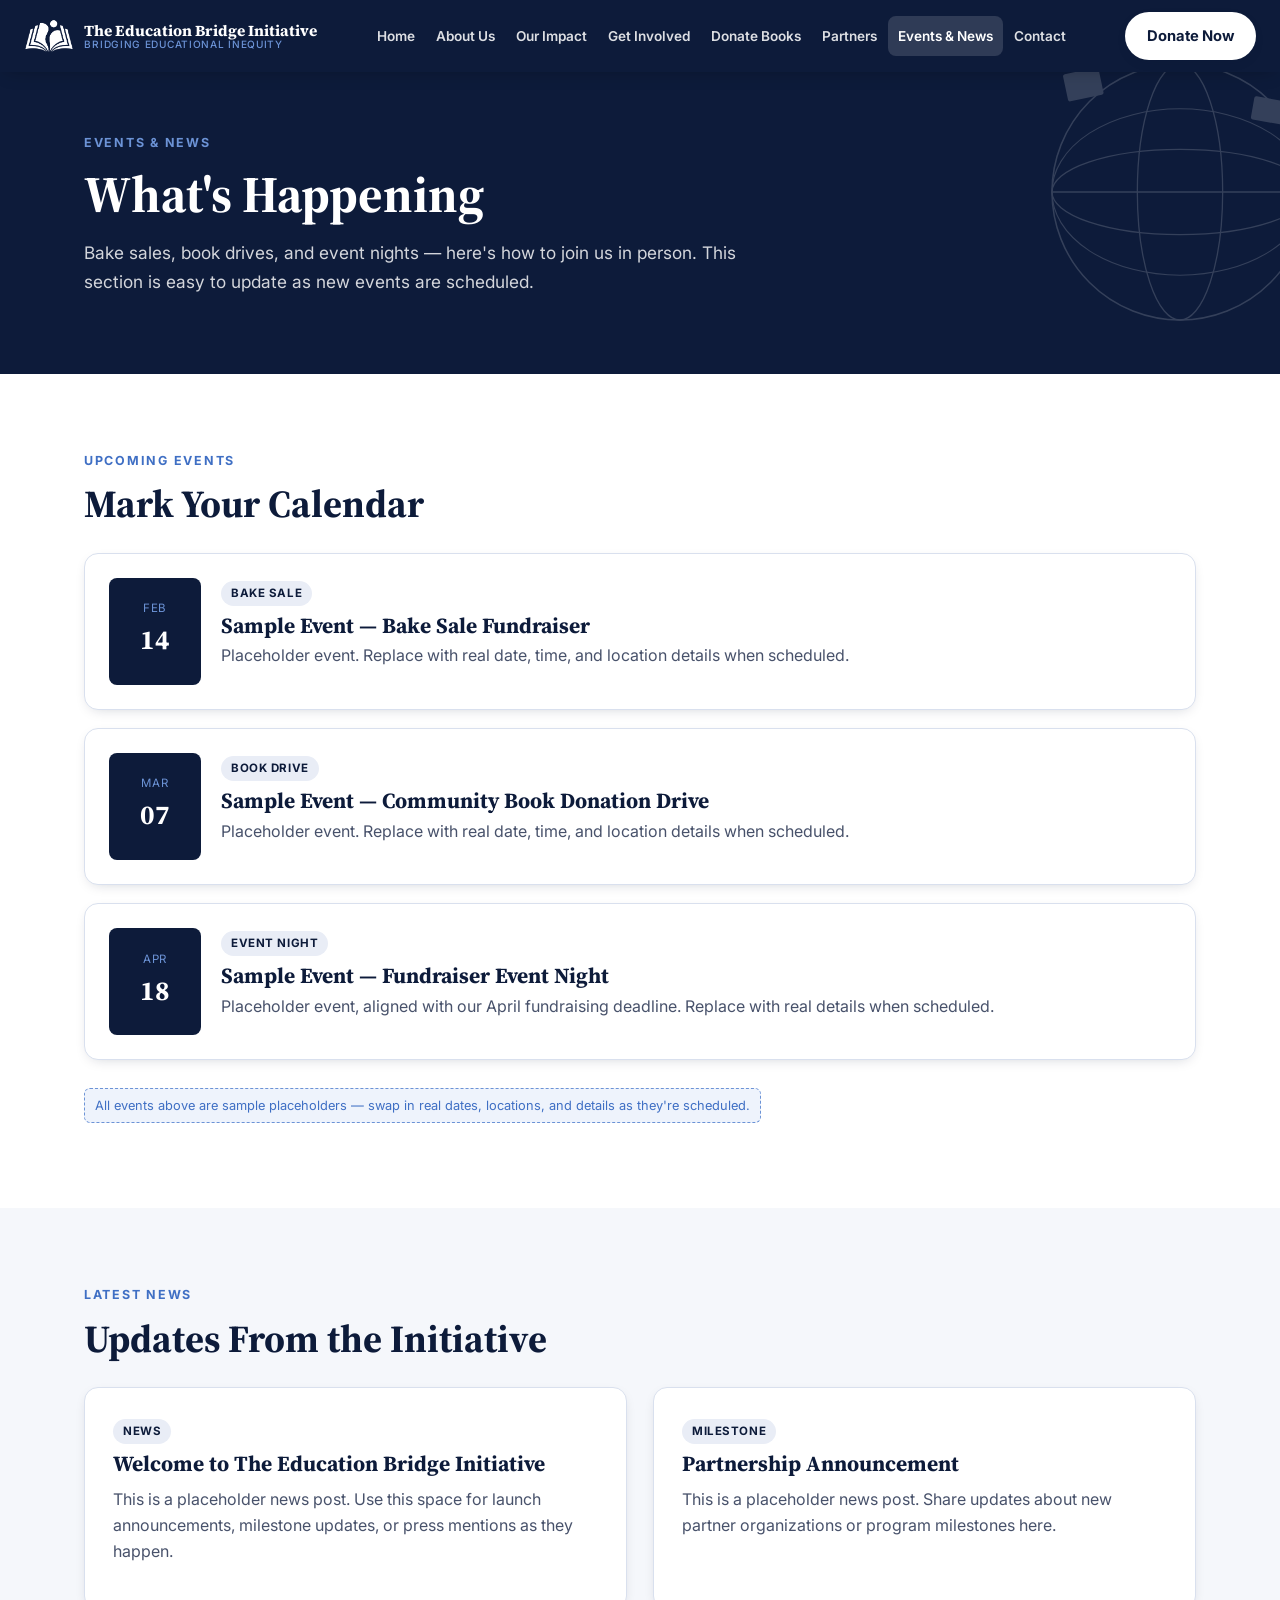
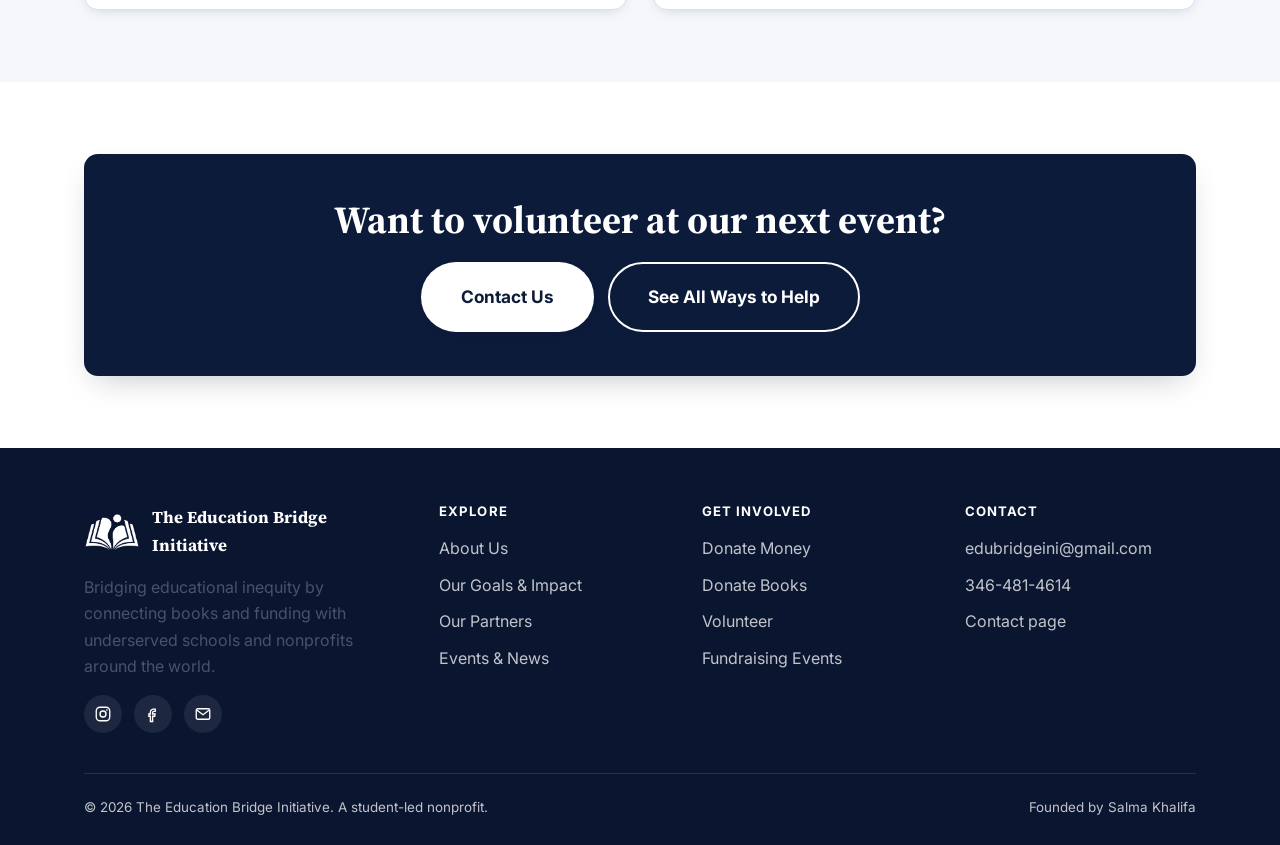
<file: events.html>
<!DOCTYPE html>
<html lang="en">
<head>
<meta charset="UTF-8">
<meta name="viewport" content="width=device-width, initial-scale=1.0">
<title>Events & News | The Education Bridge Initiative</title>
<meta name="description" content="Upcoming events, bake sales, and news from The Education Bridge Initiative.">
<link rel="icon" type="image/png" href="assets/img/logo-icon-navy.png">
<link rel="preconnect" href="https://fonts.googleapis.com">
<link rel="preconnect" href="https://fonts.gstatic.com" crossorigin>
<link href="https://fonts.googleapis.com/css2?family=Source+Serif+4:wght@400;600;700&family=Inter:wght@400;500;600;700;800&display=swap" rel="stylesheet">
<link rel="stylesheet" href="css/styles.css">
</head>
<body>
  <header class="site-header">
    <div class="nav-wrap" id="navWrap">
      <a href="index.html" class="brand">
        <img src="assets/img/logo-icon-transparent.png" alt="The Education Bridge Initiative logo">
        <span class="brand-name">The Education Bridge Initiative<small>Bridging Educational Inequity</small></span>
      </a>
      <button class="nav-toggle" id="navToggle" aria-label="Toggle navigation" aria-expanded="false">&#9776;</button>
      <ul class="nav-links">
      <li><a href="index.html">Home</a></li>
      <li><a href="about.html">About Us</a></li>
      <li><a href="goals.html">Our Impact</a></li>
      <li><a href="get-involved.html">Get Involved</a></li>
      <li><a href="donate-books.html">Donate Books</a></li>
      <li><a href="partners.html">Partners</a></li>
      <li><a href="events.html" class="active">Events & News</a></li>
      <li><a href="contact.html">Contact</a></li>
      </ul>
      <div class="nav-cta">
        <a href="https://gofund.me/72216d547" class="btn btn-primary" target="_blank" rel="noopener">Donate Now</a>
      </div>
    </div>
  </header>

  <section class="page-hero">
    <img class="decor" src="assets/img/page-decor.svg" alt="">
    <div class="container">
      <div class="eyebrow" style="color:var(--blue-400);">Events &amp; News</div>
      <h1>What's Happening</h1>
      <p>Bake sales, book drives, and event nights — here's how to join us in person. This section is easy to update as new events are scheduled.</p>
    </div>
  </section>

  <section>
    <div class="container">
      <div class="eyebrow">Upcoming Events</div>
      <h2 style="margin-bottom:26px;">Mark Your Calendar</h2>

      <!-- ============================================================
           EDITABLE EVENTS SECTION
           To add a new event: copy one ".event-card" block below,
           paste it, and update the month/day/tag/title/description.
           To remove an event: delete its ".event-card" block.
           ============================================================ -->

      <!-- EVENT CARD START -->
      <div class="event-card">
        <div class="event-date"><span class="month">Feb</span><span class="day">14</span></div>
        <div class="event-body">
          <span class="event-tag">Bake Sale</span>
          <h3>Sample Event — Bake Sale Fundraiser</h3>
          <p>Placeholder event. Replace with real date, time, and location details when scheduled.</p>
        </div>
      </div>
      <!-- EVENT CARD END -->

      <!-- EVENT CARD START -->
      <div class="event-card">
        <div class="event-date"><span class="month">Mar</span><span class="day">07</span></div>
        <div class="event-body">
          <span class="event-tag">Book Drive</span>
          <h3>Sample Event — Community Book Donation Drive</h3>
          <p>Placeholder event. Replace with real date, time, and location details when scheduled.</p>
        </div>
      </div>
      <!-- EVENT CARD END -->

      <!-- EVENT CARD START -->
      <div class="event-card">
        <div class="event-date"><span class="month">Apr</span><span class="day">18</span></div>
        <div class="event-body">
          <span class="event-tag">Event Night</span>
          <h3>Sample Event — Fundraiser Event Night</h3>
          <p>Placeholder event, aligned with our April fundraising deadline. Replace with real details when scheduled.</p>
        </div>
      </div>
      <!-- EVENT CARD END -->

      <p class="editable-note">All events above are sample placeholders — swap in real dates, locations, and details as they're scheduled.</p>
    </div>
  </section>

  <section class="bg-off">
    <div class="container">
      <div class="eyebrow">Latest News</div>
      <h2 style="margin-bottom:26px;">Updates From the Initiative</h2>

      <!-- ============================================================
           EDITABLE NEWS SECTION — copy/paste a ".card" block to add
           a news update, or delete one to remove it.
           ============================================================ -->

      <div class="grid-2">
        <!-- NEWS CARD START -->
        <div class="card">
          <span class="event-tag">News</span>
          <h3>Welcome to The Education Bridge Initiative</h3>
          <p>This is a placeholder news post. Use this space for launch announcements, milestone updates, or press mentions as they happen.</p>
        </div>
        <!-- NEWS CARD END -->

        <!-- NEWS CARD START -->
        <div class="card">
          <span class="event-tag">Milestone</span>
          <h3>Partnership Announcement</h3>
          <p>This is a placeholder news post. Share updates about new partner organizations or program milestones here.</p>
        </div>
        <!-- NEWS CARD END -->
      </div>
    </div>
  </section>

  <section>
    <div class="container">
      <div class="cta-banner">
        <h2>Want to volunteer at our next event?</h2>
        <div class="cta-actions">
          <a href="contact.html" class="btn btn-primary btn-lg">Contact Us</a>
          <a href="get-involved.html" class="btn btn-outline btn-lg">See All Ways to Help</a>
        </div>
      </div>
    </div>
  </section>

  <footer class="site-footer">
    <div class="container">
      <div class="footer-grid">
        <div>
          <div class="footer-brand">
            <img src="assets/img/logo-icon-transparent.png" alt="The Education Bridge Initiative logo">
            <span>The Education Bridge<br>Initiative</span>
          </div>
          <p style="max-width:32ch;">Bridging educational inequity by connecting books and funding with underserved schools and nonprofits around the world.</p>
          <div class="social-row">
            <a href="https://www.instagram.com/education.bridge.initiative" target="_blank" rel="noopener" aria-label="Instagram"><svg width="18" height="18" viewBox="0 0 24 24" fill="none" stroke="#fff" stroke-width="1.8"><rect x="3" y="3" width="18" height="18" rx="5"/><circle cx="12" cy="12" r="4"/><circle cx="17.2" cy="6.8" r="1.1" fill="#fff" stroke="none"/></svg></a>
            <a href="https://www.facebook.com/share/1PZD7FFEJZ/?mibextid=wwXIfr" target="_blank" rel="noopener" aria-label="Facebook"><svg width="18" height="18" viewBox="0 0 24 24" fill="none" stroke="#fff" stroke-width="1.8"><path d="M15 8.5h-2c-.8 0-1.5.7-1.5 1.5v2h3.3L14.3 15H11.5v7h-3v-7H6.5v-3H8.5v-2.2C8.5 7.4 10.2 5.5 13 5.5h2v3Z"/></svg></a>
            <a href="mailto:edubridgeini@gmail.com" aria-label="Email"><svg width="18" height="18" viewBox="0 0 24 24" fill="none" stroke="#fff" stroke-width="1.8"><rect x="3" y="5" width="18" height="14" rx="2"/><path d="M4 7l8 6 8-6"/></svg></a>
          </div>
        </div>
        <div>
          <h4>Explore</h4>
          <ul>
            <li><a href="about.html">About Us</a></li>
            <li><a href="goals.html">Our Goals &amp; Impact</a></li>
            <li><a href="partners.html">Our Partners</a></li>
            <li><a href="events.html">Events &amp; News</a></li>
          </ul>
        </div>
        <div>
          <h4>Get Involved</h4>
          <ul>
            <li><a href="https://gofund.me/72216d547" target="_blank" rel="noopener">Donate Money</a></li>
            <li><a href="donate-books.html">Donate Books</a></li>
            <li><a href="get-involved.html">Volunteer</a></li>
            <li><a href="donate.html">Fundraising Events</a></li>
          </ul>
        </div>
        <div>
          <h4>Contact</h4>
          <ul>
            <li><a href="mailto:edubridgeini@gmail.com">edubridgeini@gmail.com</a></li>
            <li><a href="tel:+13464814614">346-481-4614</a></li>
            <li><a href="contact.html">Contact page</a></li>
          </ul>
        </div>
      </div>
      <div class="footer-bottom">
        <span>&copy; 2026 The Education Bridge Initiative. A student-led nonprofit.</span>
        <span>Founded by Salma Khalifa</span>
      </div>
    </div>
  </footer>

  <div class="mobile-donate-bar">
    <a href="https://gofund.me/72216d547" class="btn btn-primary" target="_blank" rel="noopener">Donate Now</a>
  </div>

  <script src="js/main.js"></script>

</body>
</html>
</file>
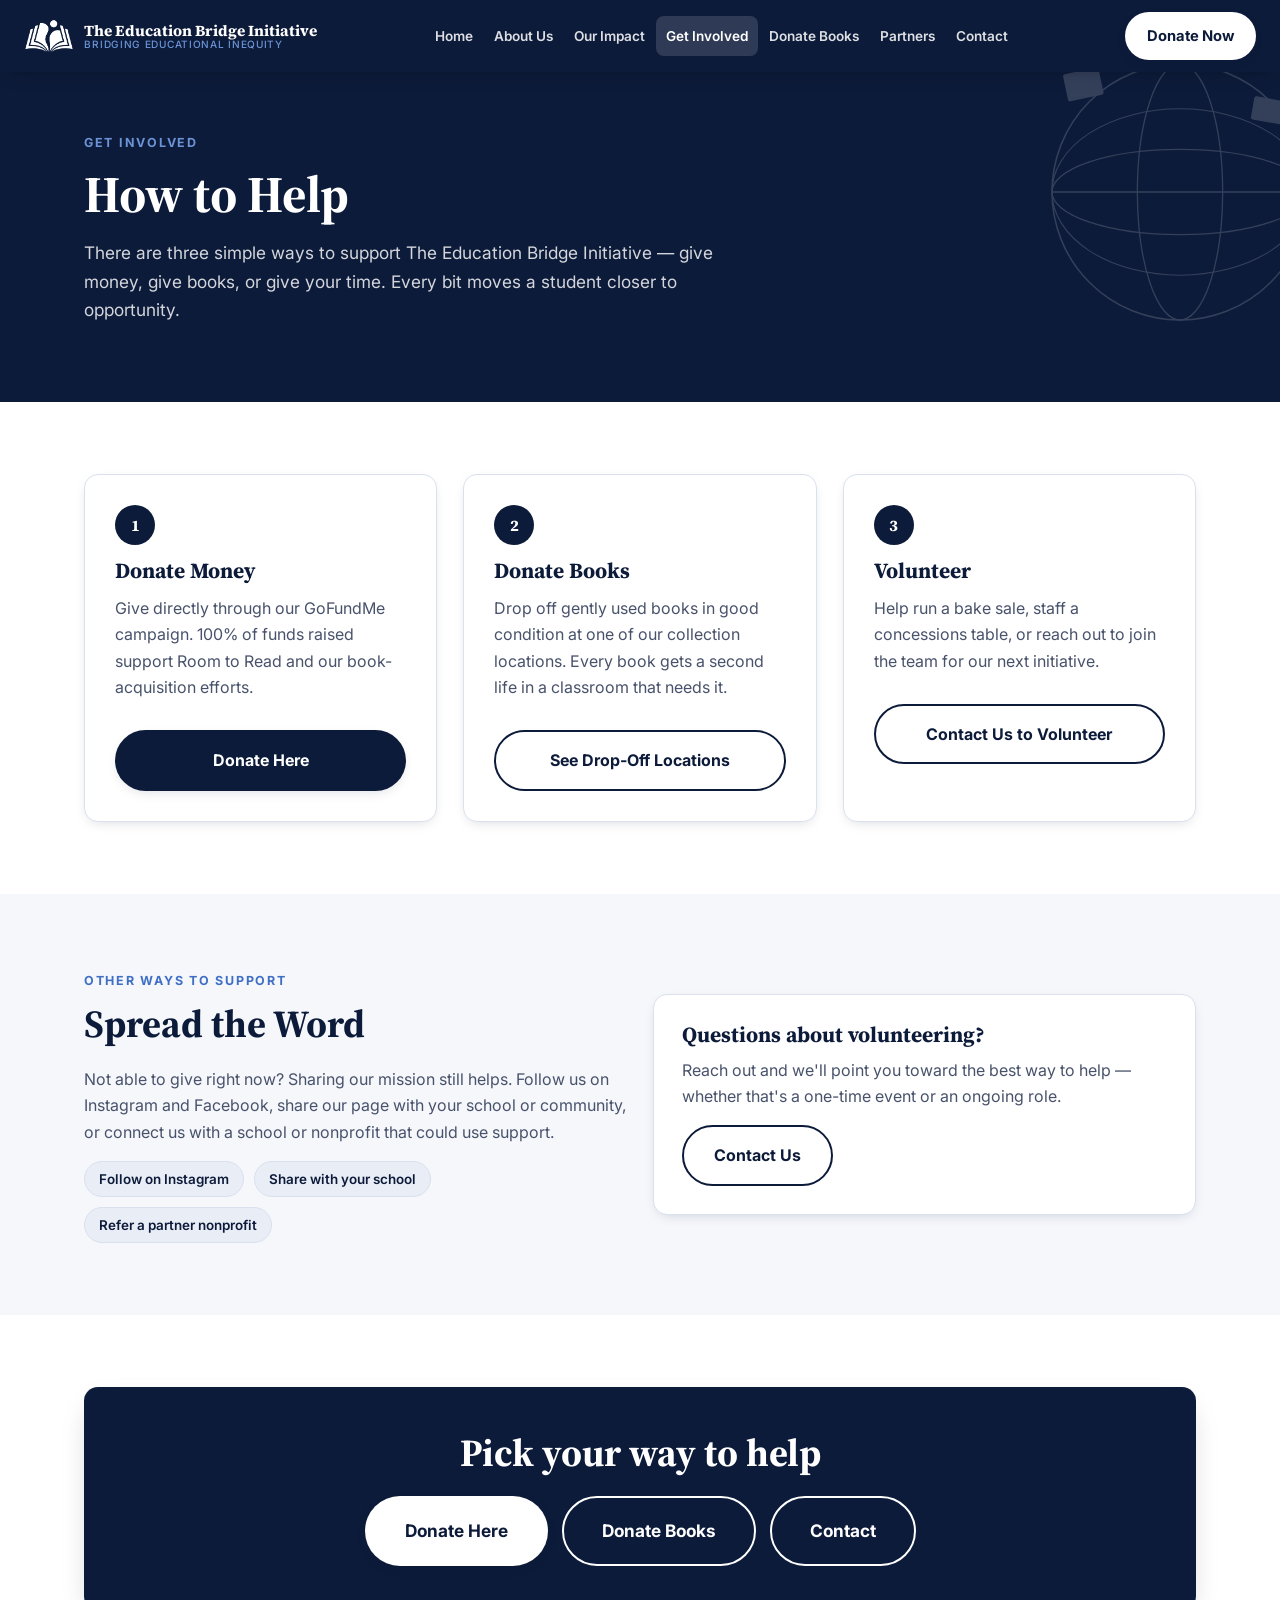
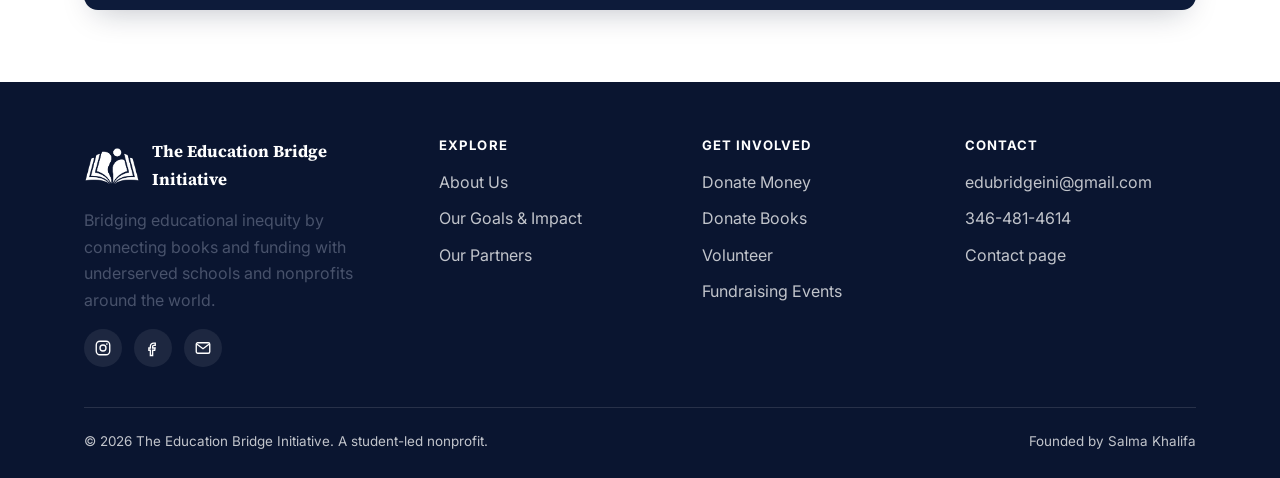
<file: get-involved.html>
<!DOCTYPE html>
<html lang="en">
<head>
<meta charset="UTF-8">
<meta name="viewport" content="width=device-width, initial-scale=1.0">
<title>How to Help / Get Involved | The Education Bridge Initiative</title>
<meta name="description" content="Ways to donate money, donate books, or volunteer with The Education Bridge Initiative.">
<link rel="icon" type="image/png" href="assets/img/logo-icon-navy.png">
<link rel="preconnect" href="https://fonts.googleapis.com">
<link rel="preconnect" href="https://fonts.gstatic.com" crossorigin>
<link href="https://fonts.googleapis.com/css2?family=Source+Serif+4:wght@400;600;700&family=Inter:wght@400;500;600;700;800&display=swap" rel="stylesheet">
<link rel="stylesheet" href="css/styles.css">
</head>
<body>
  <header class="site-header">
    <div class="nav-wrap" id="navWrap">
      <a href="index.html" class="brand">
        <img src="assets/img/logo-icon-transparent.png" alt="The Education Bridge Initiative logo">
        <span class="brand-name">The Education Bridge Initiative<small>Bridging Educational Inequity</small></span>
      </a>
      <button class="nav-toggle" id="navToggle" aria-label="Toggle navigation" aria-expanded="false">&#9776;</button>
      <ul class="nav-links">
      <li><a href="index.html">Home</a></li>
      <li><a href="about.html">About Us</a></li>
      <li><a href="goals.html">Our Impact</a></li>
      <li><a href="get-involved.html" class="active">Get Involved</a></li>
      <li><a href="donate-books.html">Donate Books</a></li>
      <li><a href="partners.html">Partners</a></li>
      <li><a href="contact.html">Contact</a></li>
      </ul>
      <div class="nav-cta">
        <a href="https://gofund.me/72216d547" class="btn btn-primary" target="_blank" rel="noopener">Donate Now</a>
      </div>
    </div>
  </header>

  <section class="page-hero">
    <img class="decor" src="assets/img/page-decor.svg" alt="">
    <div class="container">
      <div class="eyebrow" style="color:var(--blue-400);">Get Involved</div>
      <h1>How to Help</h1>
      <p>There are three simple ways to support The Education Bridge Initiative — give money, give books, or give your time. Every bit moves a student closer to opportunity.</p>
    </div>
  </section>

  <section>
    <div class="container">
      <div class="grid-3">
        <div class="step-card">
          <div class="step-num">1</div>
          <h3>Donate Money</h3>
          <p>Give directly through our GoFundMe campaign. 100% of funds raised support Room to Read and our book-acquisition efforts.</p>
          <a href="https://gofund.me/72216d547" class="btn btn-solid-navy btn-block" target="_blank" rel="noopener" style="margin-top:14px;">Donate Here</a>
        </div>
        <div class="step-card">
          <div class="step-num">2</div>
          <h3>Donate Books</h3>
          <p>Drop off gently used books in good condition at one of our collection locations. Every book gets a second life in a classroom that needs it.</p>
          <a href="donate-books.html" class="btn btn-outline-navy btn-block" style="margin-top:14px;">See Drop-Off Locations</a>
        </div>
        <div class="step-card">
          <div class="step-num">3</div>
          <h3>Volunteer</h3>
          <p>Help run a bake sale, staff a concessions table, or reach out to join the team for our next initiative.</p>
          <a href="contact.html" class="btn btn-outline-navy btn-block" style="margin-top:14px;">Contact Us to Volunteer</a>
        </div>
      </div>
    </div>
  </section>

  <section class="bg-off">
    <div class="container">
      <div class="grid-2" style="align-items:center;">
        <div>
          <div class="eyebrow">Other Ways to Support</div>
          <h2>Spread the Word</h2>
          <p>Not able to give right now? Sharing our mission still helps. Follow us on Instagram and Facebook, share our page with your school or community, or connect us with a school or nonprofit that could use support.</p>
          <div class="badge-list" style="margin-top:10px;">
            <span style="background:var(--mist); border-color:var(--line); color:var(--navy-900);">Follow on Instagram</span>
            <span style="background:var(--mist); border-color:var(--line); color:var(--navy-900);">Share with your school</span>
            <span style="background:var(--mist); border-color:var(--line); color:var(--navy-900);">Refer a partner nonprofit</span>
          </div>
        </div>
        <div class="card">
          <h3>Questions about volunteering?</h3>
          <p>Reach out and we'll point you toward the best way to help — whether that's a one-time event or an ongoing role.</p>
          <a href="contact.html" class="btn btn-outline-navy">Contact Us</a>
        </div>
      </div>
    </div>
  </section>

  <section>
    <div class="container">
      <div class="cta-banner">
        <h2>Pick your way to help</h2>
        <div class="cta-actions">
          <a href="https://gofund.me/72216d547" class="btn btn-primary btn-lg" target="_blank" rel="noopener">Donate Here</a>
          <a href="donate-books.html" class="btn btn-outline btn-lg">Donate Books</a>
          <a href="contact.html" class="btn btn-outline btn-lg">Contact</a>
        </div>
      </div>
    </div>
  </section>

  <footer class="site-footer">
    <div class="container">
      <div class="footer-grid">
        <div>
          <div class="footer-brand">
            <img src="assets/img/logo-icon-transparent.png" alt="The Education Bridge Initiative logo">
            <span>The Education Bridge<br>Initiative</span>
          </div>
          <p style="max-width:32ch;">Bridging educational inequity by connecting books and funding with underserved schools and nonprofits around the world.</p>
          <div class="social-row">
            <a href="https://www.instagram.com/education.bridge.initiative" target="_blank" rel="noopener" aria-label="Instagram"><svg width="18" height="18" viewBox="0 0 24 24" fill="none" stroke="#fff" stroke-width="1.8"><rect x="3" y="3" width="18" height="18" rx="5"/><circle cx="12" cy="12" r="4"/><circle cx="17.2" cy="6.8" r="1.1" fill="#fff" stroke="none"/></svg></a>
            <a href="https://www.facebook.com/share/1PZD7FFEJZ/?mibextid=wwXIfr" target="_blank" rel="noopener" aria-label="Facebook"><svg width="18" height="18" viewBox="0 0 24 24" fill="none" stroke="#fff" stroke-width="1.8"><path d="M15 8.5h-2c-.8 0-1.5.7-1.5 1.5v2h3.3L14.3 15H11.5v7h-3v-7H6.5v-3H8.5v-2.2C8.5 7.4 10.2 5.5 13 5.5h2v3Z"/></svg></a>
            <a href="mailto:edubridgeini@gmail.com" aria-label="Email"><svg width="18" height="18" viewBox="0 0 24 24" fill="none" stroke="#fff" stroke-width="1.8"><rect x="3" y="5" width="18" height="14" rx="2"/><path d="M4 7l8 6 8-6"/></svg></a>
          </div>
        </div>
        <div>
          <h4>Explore</h4>
          <ul>
            <li><a href="about.html">About Us</a></li>
            <li><a href="goals.html">Our Goals &amp; Impact</a></li>
            <li><a href="partners.html">Our Partners</a></li>
          </ul>
        </div>
        <div>
          <h4>Get Involved</h4>
          <ul>
            <li><a href="https://gofund.me/72216d547" target="_blank" rel="noopener">Donate Money</a></li>
            <li><a href="donate-books.html">Donate Books</a></li>
            <li><a href="get-involved.html">Volunteer</a></li>
            <li><a href="donate.html">Fundraising Events</a></li>
          </ul>
        </div>
        <div>
          <h4>Contact</h4>
          <ul>
            <li><a href="mailto:edubridgeini@gmail.com">edubridgeini@gmail.com</a></li>
            <li><a href="tel:+13464814614">346-481-4614</a></li>
            <li><a href="contact.html">Contact page</a></li>
          </ul>
        </div>
      </div>
      <div class="footer-bottom">
        <span>&copy; 2026 The Education Bridge Initiative. A student-led nonprofit.</span>
        <span>Founded by Salma Khalifa</span>
      </div>
    </div>
  </footer>

  <div class="mobile-donate-bar">
    <a href="https://gofund.me/72216d547" class="btn btn-primary" target="_blank" rel="noopener">Donate Now</a>
  </div>

  <script src="js/main.js"></script>

</body>
</html>
</file>
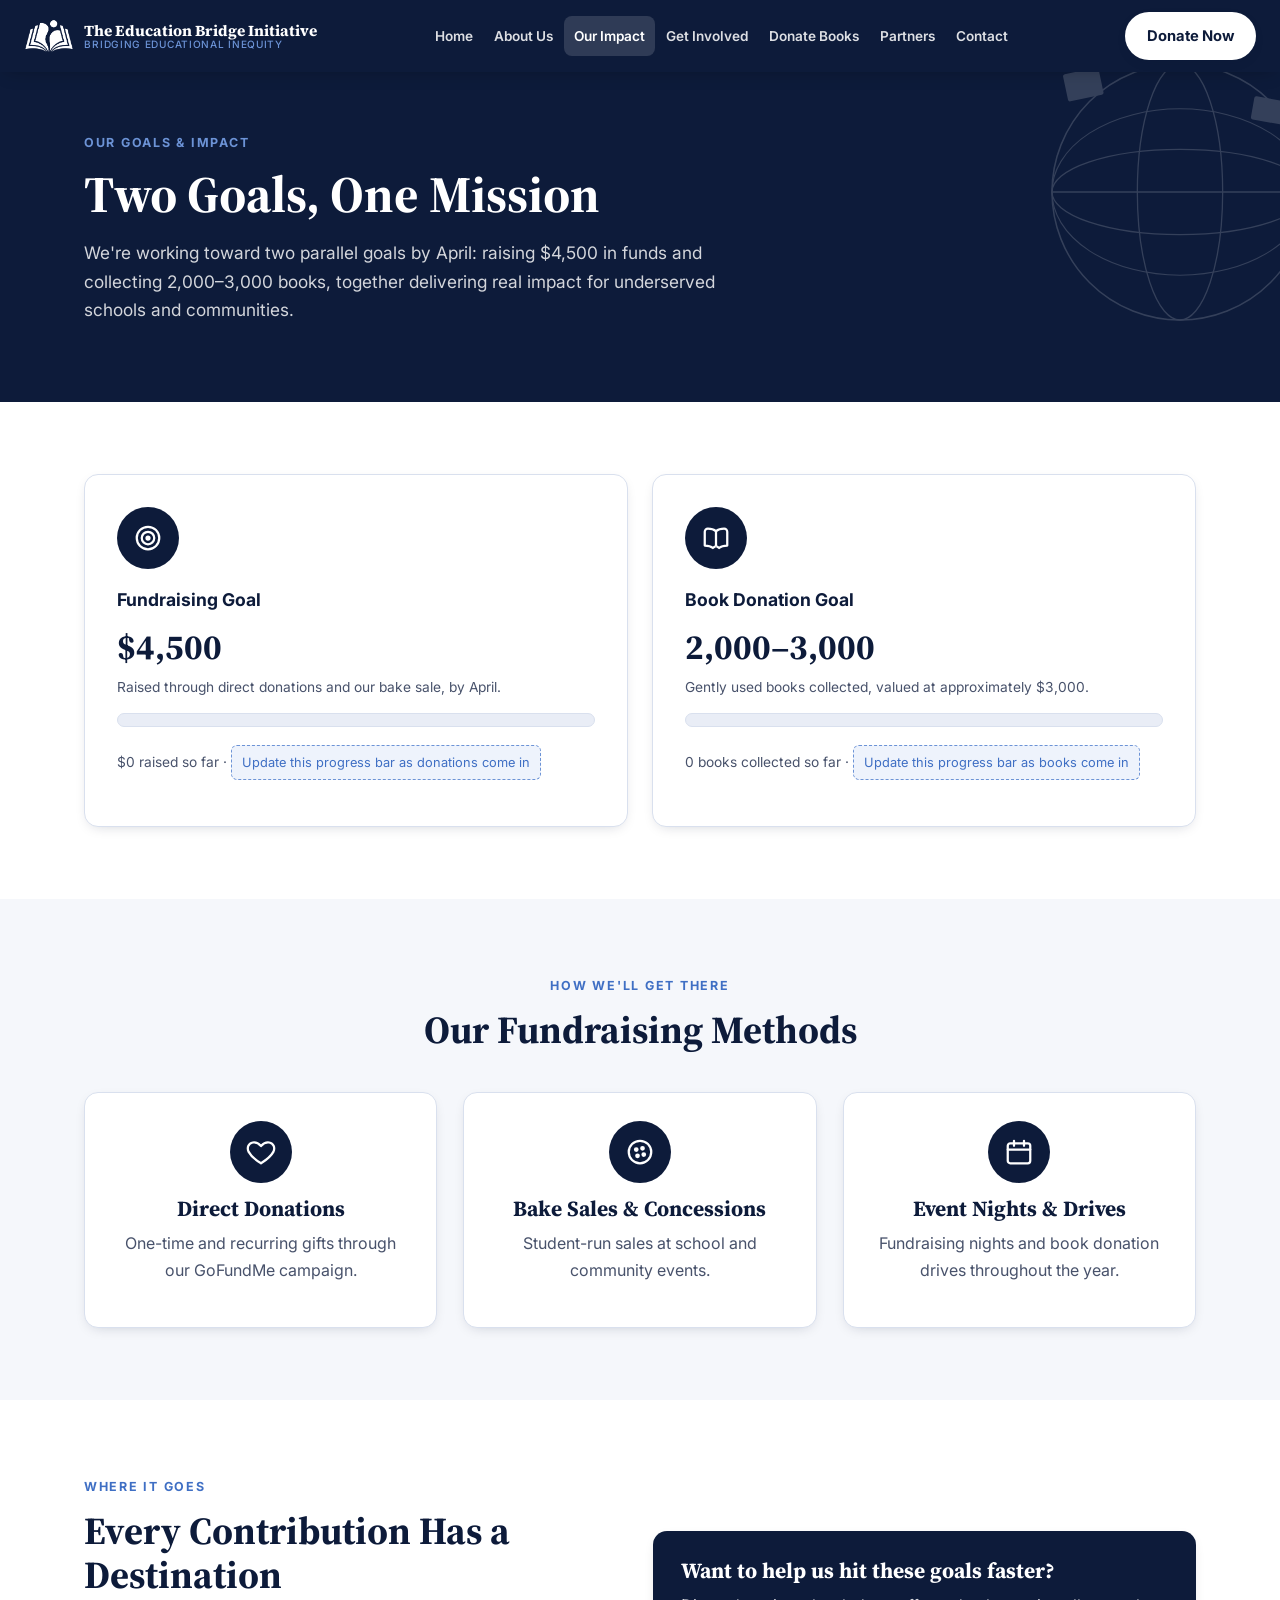
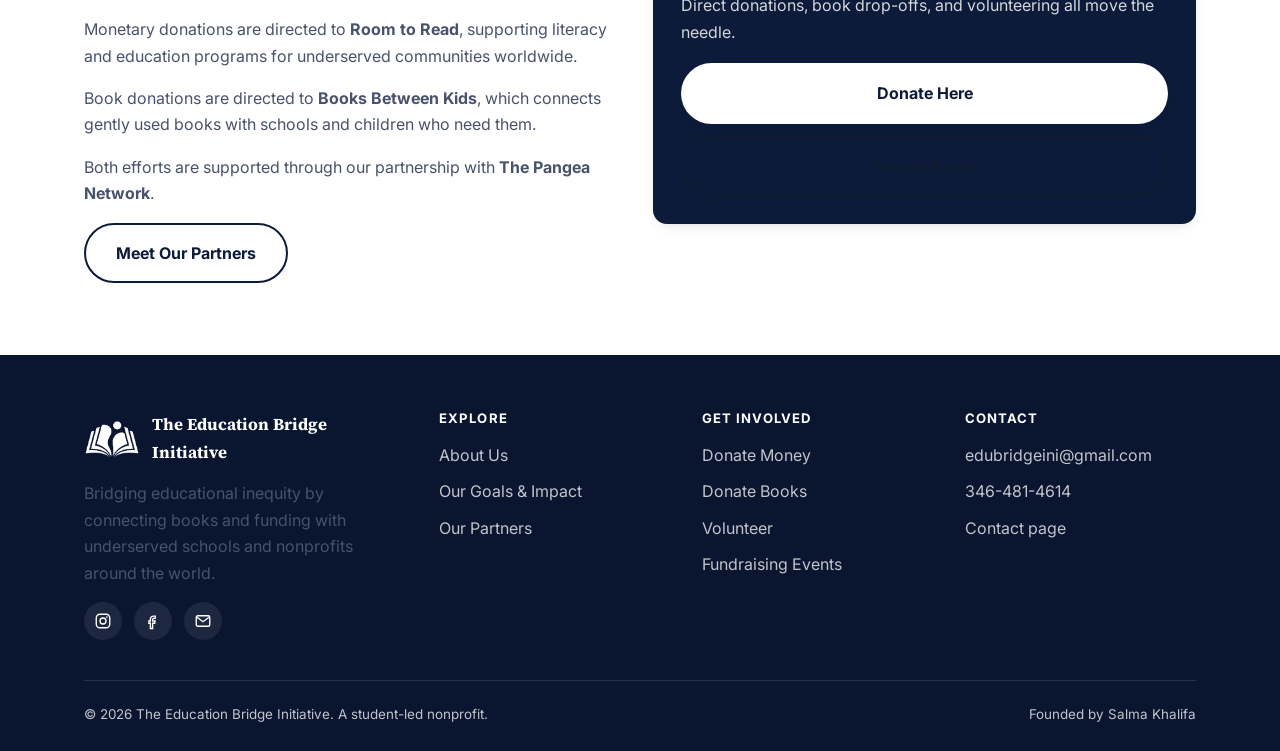
<file: goals.html>
<!DOCTYPE html>
<html lang="en">
<head>
<meta charset="UTF-8">
<meta name="viewport" content="width=device-width, initial-scale=1.0">
<title>Our Goals & Impact | The Education Bridge Initiative</title>
<meta name="description" content="Track our $4,500 fundraising goal and 2,000-3,000 book donation goal.">
<link rel="icon" type="image/png" href="assets/img/logo-icon-navy.png">
<link rel="preconnect" href="https://fonts.googleapis.com">
<link rel="preconnect" href="https://fonts.gstatic.com" crossorigin>
<link href="https://fonts.googleapis.com/css2?family=Source+Serif+4:wght@400;600;700&family=Inter:wght@400;500;600;700;800&display=swap" rel="stylesheet">
<link rel="stylesheet" href="css/styles.css">
</head>
<body>
  <header class="site-header">
    <div class="nav-wrap" id="navWrap">
      <a href="index.html" class="brand">
        <img src="assets/img/logo-icon-transparent.png" alt="The Education Bridge Initiative logo">
        <span class="brand-name">The Education Bridge Initiative<small>Bridging Educational Inequity</small></span>
      </a>
      <button class="nav-toggle" id="navToggle" aria-label="Toggle navigation" aria-expanded="false">&#9776;</button>
      <ul class="nav-links">
      <li><a href="index.html">Home</a></li>
      <li><a href="about.html">About Us</a></li>
      <li><a href="goals.html" class="active">Our Impact</a></li>
      <li><a href="get-involved.html">Get Involved</a></li>
      <li><a href="donate-books.html">Donate Books</a></li>
      <li><a href="partners.html">Partners</a></li>
      <li><a href="contact.html">Contact</a></li>
      </ul>
      <div class="nav-cta">
        <a href="https://gofund.me/72216d547" class="btn btn-primary" target="_blank" rel="noopener">Donate Now</a>
      </div>
    </div>
  </header>

  <section class="page-hero">
    <img class="decor" src="assets/img/page-decor.svg" alt="">
    <div class="container">
      <div class="eyebrow" style="color:var(--blue-400);">Our Goals &amp; Impact</div>
      <h1>Two Goals, One Mission</h1>
      <p>We're working toward two parallel goals by April: raising $4,500 in funds and collecting 2,000&ndash;3,000 books, together delivering real impact for underserved schools and communities.</p>
    </div>
  </section>

  <section>
    <div class="container">
      <div class="stat-grid">
        <div class="stat-card">
          <div class="icon-badge" style="background:var(--navy-900); margin-bottom:16px;"><svg width="22" height="22" viewBox="0 0 24 24" fill="none" stroke="#fff" stroke-width="1.8"><circle cx="12" cy="12" r="9"/><circle cx="12" cy="12" r="5"/><circle cx="12" cy="12" r="1.2" fill="#fff"/></svg></div>
          <div class="stat-label">Fundraising Goal</div>
          <div class="stat-target">$4,500</div>
          <p class="progress-note">Raised through direct donations and our bake sale, by April.</p>
          <div class="progress-track"><div class="progress-fill" style="width: 0%;"></div></div>
          <p class="progress-note">$0 raised so far &middot; <span class="editable-note">Update this progress bar as donations come in</span></p>
        </div>
        <div class="stat-card">
          <div class="icon-badge" style="background:var(--navy-900); margin-bottom:16px;"><svg width="22" height="22" viewBox="0 0 24 24" fill="none" stroke="#fff" stroke-width="1.8" stroke-linecap="round" stroke-linejoin="round"><path d="M12 6.5c-1.6-1.3-3.8-2-6.5-2A2.5 2.5 0 0 0 3 7v11c2.5 0 5 .6 6.5 2 .4-.4.9-.7 1.5-1"/><path d="M12 6.5c1.6-1.3 3.8-2 6.5-2A2.5 2.5 0 0 1 21 7v11c-2.5 0-5 .6-6.5 2-.4-.4-.9-.7-1.5-1"/><path d="M12 6.5v11.5"/></svg></div>
          <div class="stat-label">Book Donation Goal</div>
          <div class="stat-target">2,000&ndash;3,000</div>
          <p class="progress-note">Gently used books collected, valued at approximately $3,000.</p>
          <div class="progress-track"><div class="progress-fill" style="width: 0%;"></div></div>
          <p class="progress-note">0 books collected so far &middot; <span class="editable-note">Update this progress bar as books come in</span></p>
        </div>
      </div>
    </div>
  </section>

  <section class="bg-off">
    <div class="container">
      <div class="text-center" style="max-width:680px; margin:0 auto 40px;">
        <div class="eyebrow">How We'll Get There</div>
        <h2>Our Fundraising Methods</h2>
      </div>
      <div class="grid-3">
        <div class="card text-center">
          <div class="icon-badge" style="background:var(--navy-900); margin:0 auto 14px;"><svg width="22" height="22" viewBox="0 0 24 24" fill="none" stroke="#fff" stroke-width="1.8" stroke-linecap="round" stroke-linejoin="round"><path d="M12 21s-7.5-4.6-10-9.3C.6 8.4 2 5 5.4 4.4 7.7 4 10 5 12 7.3 14 5 16.3 4 18.6 4.4 22 5 23.4 8.4 22 11.7 19.5 16.4 12 21 12 21Z"/></svg></div>
          <h3>Direct Donations</h3>
          <p>One-time and recurring gifts through our GoFundMe campaign.</p>
        </div>
        <div class="card text-center">
          <div class="icon-badge" style="background:var(--navy-900); margin:0 auto 14px;"><svg width="22" height="22" viewBox="0 0 24 24" fill="none" stroke="#fff" stroke-width="1.8" stroke-linecap="round" stroke-linejoin="round"><circle cx="12" cy="12" r="9"/><circle cx="9" cy="10" r="1" fill="#fff"/><circle cx="14" cy="9" r="1" fill="#fff"/><circle cx="15" cy="14" r="1" fill="#fff"/><circle cx="10" cy="15" r="1" fill="#fff"/></svg></div>
          <h3>Bake Sales &amp; Concessions</h3>
          <p>Student-run sales at school and community events.</p>
        </div>
        <div class="card text-center">
          <div class="icon-badge" style="background:var(--navy-900); margin:0 auto 14px;"><svg width="22" height="22" viewBox="0 0 24 24" fill="none" stroke="#fff" stroke-width="1.8" stroke-linecap="round" stroke-linejoin="round"><rect x="3" y="5" width="18" height="16" rx="2"/><path d="M16 3v4M8 3v4M3 10h18"/></svg></div>
          <h3>Event Nights &amp; Drives</h3>
          <p>Fundraising nights and book donation drives throughout the year.</p>
        </div>
      </div>
    </div>
  </section>

  <section>
    <div class="container">
      <div class="grid-2" style="align-items:center;">
        <div>
          <div class="eyebrow">Where It Goes</div>
          <h2>Every Contribution Has a Destination</h2>
          <p>Monetary donations are directed to <strong>Room to Read</strong>, supporting literacy and education programs for underserved communities worldwide.</p>
          <p>Book donations are directed to <strong>Books Between Kids</strong>, which connects gently used books with schools and children who need them.</p>
          <p>Both efforts are supported through our partnership with <strong>The Pangea Network</strong>.</p>
          <a href="partners.html" class="btn btn-outline-navy">Meet Our Partners</a>
        </div>
        <div class="card" style="background:var(--navy-900); border:none;">
          <h3 style="color:#fff;">Want to help us hit these goals faster?</h3>
          <p style="color:rgba(255,255,255,.82);">Direct donations, book drop-offs, and volunteering all move the needle.</p>
          <div style="display:flex; flex-direction:column; gap:12px; margin-top:18px;">
            <a href="https://gofund.me/72216d547" class="btn btn-primary" target="_blank" rel="noopener">Donate Here</a>
            <a href="donate-books.html" class="btn btn-outline">Donate Books</a>
          </div>
        </div>
      </div>
    </div>
  </section>

  <footer class="site-footer">
    <div class="container">
      <div class="footer-grid">
        <div>
          <div class="footer-brand">
            <img src="assets/img/logo-icon-transparent.png" alt="The Education Bridge Initiative logo">
            <span>The Education Bridge<br>Initiative</span>
          </div>
          <p style="max-width:32ch;">Bridging educational inequity by connecting books and funding with underserved schools and nonprofits around the world.</p>
          <div class="social-row">
            <a href="https://www.instagram.com/education.bridge.initiative" target="_blank" rel="noopener" aria-label="Instagram"><svg width="18" height="18" viewBox="0 0 24 24" fill="none" stroke="#fff" stroke-width="1.8"><rect x="3" y="3" width="18" height="18" rx="5"/><circle cx="12" cy="12" r="4"/><circle cx="17.2" cy="6.8" r="1.1" fill="#fff" stroke="none"/></svg></a>
            <a href="https://www.facebook.com/share/1PZD7FFEJZ/?mibextid=wwXIfr" target="_blank" rel="noopener" aria-label="Facebook"><svg width="18" height="18" viewBox="0 0 24 24" fill="none" stroke="#fff" stroke-width="1.8"><path d="M15 8.5h-2c-.8 0-1.5.7-1.5 1.5v2h3.3L14.3 15H11.5v7h-3v-7H6.5v-3H8.5v-2.2C8.5 7.4 10.2 5.5 13 5.5h2v3Z"/></svg></a>
            <a href="mailto:edubridgeini@gmail.com" aria-label="Email"><svg width="18" height="18" viewBox="0 0 24 24" fill="none" stroke="#fff" stroke-width="1.8"><rect x="3" y="5" width="18" height="14" rx="2"/><path d="M4 7l8 6 8-6"/></svg></a>
          </div>
        </div>
        <div>
          <h4>Explore</h4>
          <ul>
            <li><a href="about.html">About Us</a></li>
            <li><a href="goals.html">Our Goals &amp; Impact</a></li>
            <li><a href="partners.html">Our Partners</a></li>
          </ul>
        </div>
        <div>
          <h4>Get Involved</h4>
          <ul>
            <li><a href="https://gofund.me/72216d547" target="_blank" rel="noopener">Donate Money</a></li>
            <li><a href="donate-books.html">Donate Books</a></li>
            <li><a href="get-involved.html">Volunteer</a></li>
            <li><a href="donate.html">Fundraising Events</a></li>
          </ul>
        </div>
        <div>
          <h4>Contact</h4>
          <ul>
            <li><a href="mailto:edubridgeini@gmail.com">edubridgeini@gmail.com</a></li>
            <li><a href="tel:+13464814614">346-481-4614</a></li>
            <li><a href="contact.html">Contact page</a></li>
          </ul>
        </div>
      </div>
      <div class="footer-bottom">
        <span>&copy; 2026 The Education Bridge Initiative. A student-led nonprofit.</span>
        <span>Founded by Salma Khalifa</span>
      </div>
    </div>
  </footer>

  <div class="mobile-donate-bar">
    <a href="https://gofund.me/72216d547" class="btn btn-primary" target="_blank" rel="noopener">Donate Now</a>
  </div>

  <script src="js/main.js"></script>

</body>
</html>
</file>
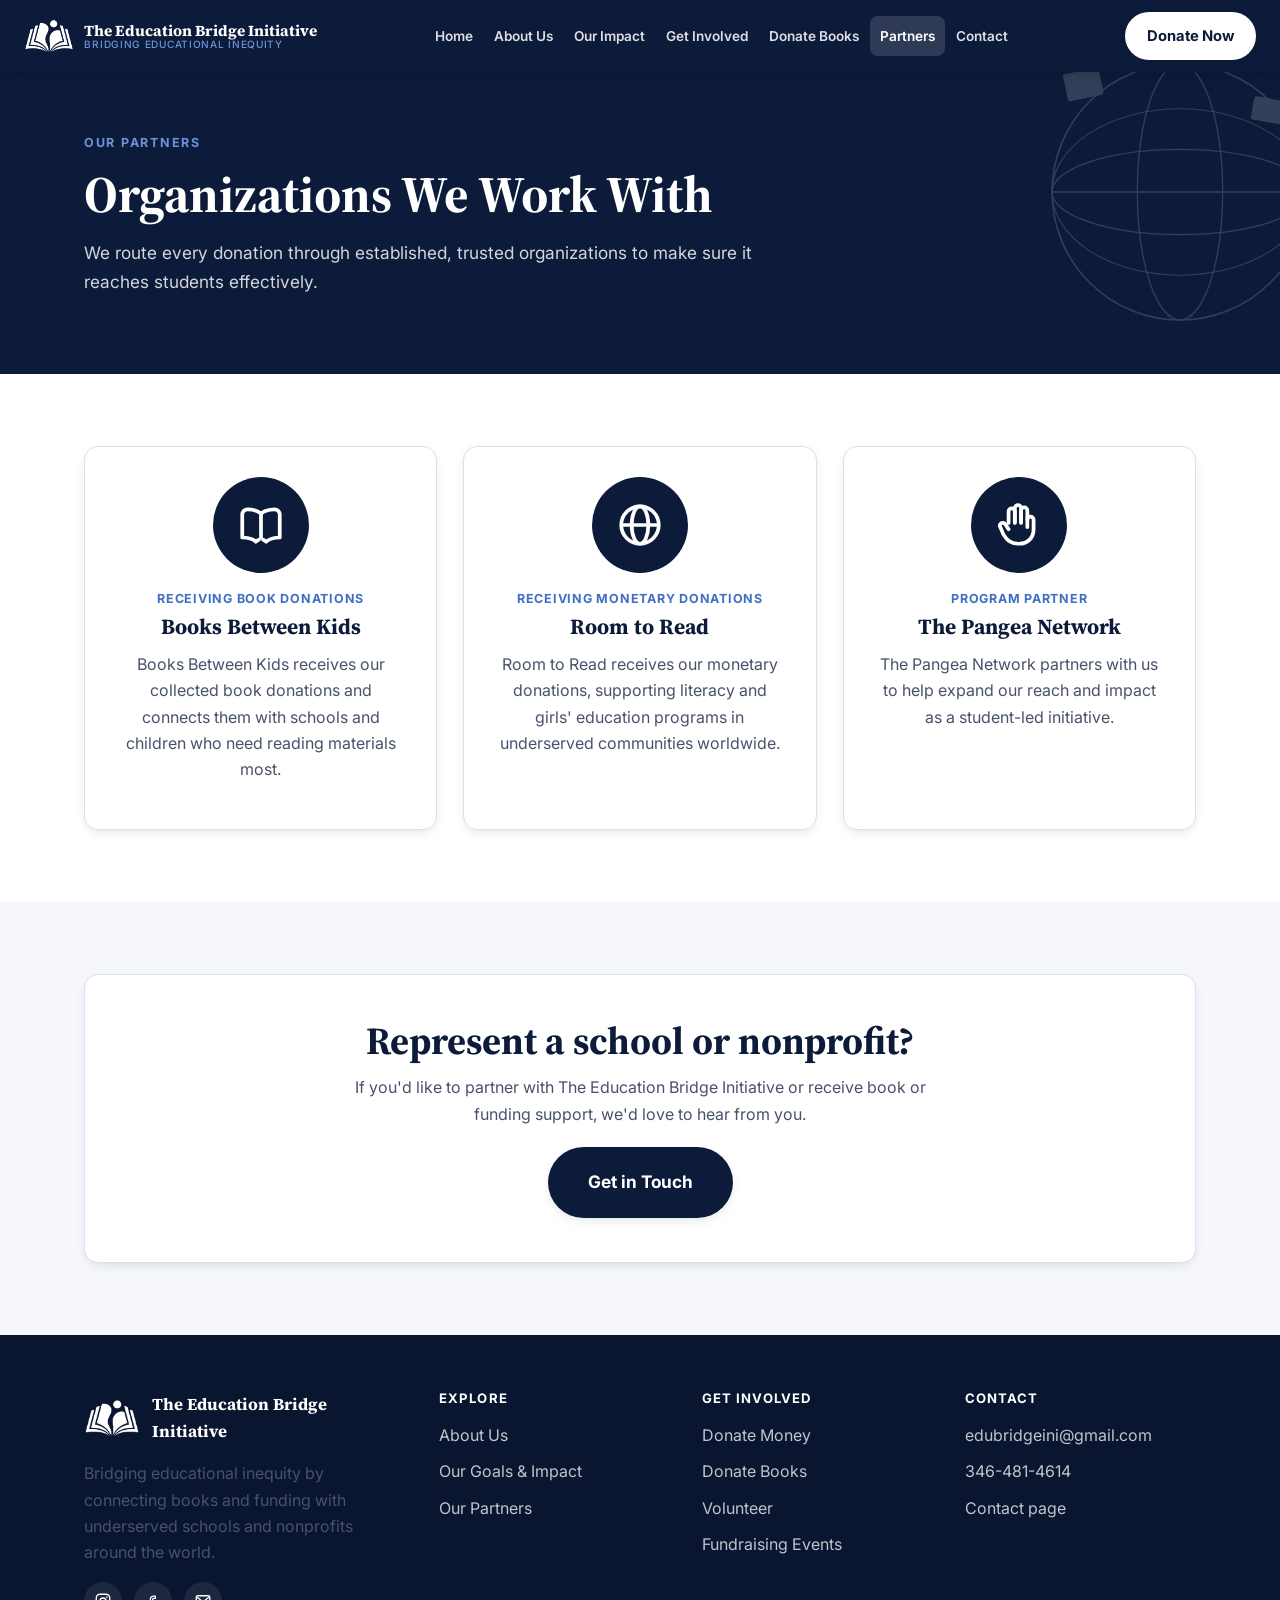
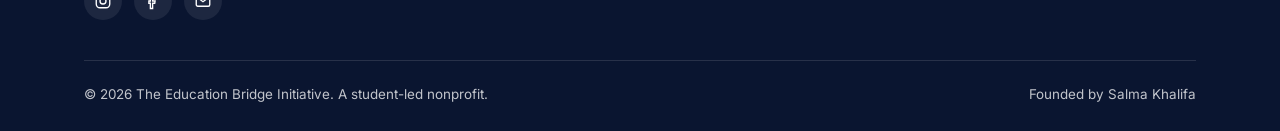
<file: partners.html>
<!DOCTYPE html>
<html lang="en">
<head>
<meta charset="UTF-8">
<meta name="viewport" content="width=device-width, initial-scale=1.0">
<title>Our Partners | The Education Bridge Initiative</title>
<meta name="description" content="Meet our partner organizations: Books Between Kids, Room to Read, and The Pangea Network.">
<link rel="icon" type="image/png" href="assets/img/logo-icon-navy.png">
<link rel="preconnect" href="https://fonts.googleapis.com">
<link rel="preconnect" href="https://fonts.gstatic.com" crossorigin>
<link href="https://fonts.googleapis.com/css2?family=Source+Serif+4:wght@400;600;700&family=Inter:wght@400;500;600;700;800&display=swap" rel="stylesheet">
<link rel="stylesheet" href="css/styles.css">
</head>
<body>
  <header class="site-header">
    <div class="nav-wrap" id="navWrap">
      <a href="index.html" class="brand">
        <img src="assets/img/logo-icon-transparent.png" alt="The Education Bridge Initiative logo">
        <span class="brand-name">The Education Bridge Initiative<small>Bridging Educational Inequity</small></span>
      </a>
      <button class="nav-toggle" id="navToggle" aria-label="Toggle navigation" aria-expanded="false">&#9776;</button>
      <ul class="nav-links">
      <li><a href="index.html">Home</a></li>
      <li><a href="about.html">About Us</a></li>
      <li><a href="goals.html">Our Impact</a></li>
      <li><a href="get-involved.html">Get Involved</a></li>
      <li><a href="donate-books.html">Donate Books</a></li>
      <li><a href="partners.html" class="active">Partners</a></li>
      <li><a href="contact.html">Contact</a></li>
      </ul>
      <div class="nav-cta">
        <a href="https://gofund.me/72216d547" class="btn btn-primary" target="_blank" rel="noopener">Donate Now</a>
      </div>
    </div>
  </header>

  <section class="page-hero">
    <img class="decor" src="assets/img/page-decor.svg" alt="">
    <div class="container">
      <div class="eyebrow" style="color:var(--blue-400);">Our Partners</div>
      <h1>Organizations We Work With</h1>
      <p>We route every donation through established, trusted organizations to make sure it reaches students effectively.</p>
    </div>
  </section>

  <section>
    <div class="container">
      <div class="grid-3">
        <div class="partner-card">
          <div class="partner-logo"><svg width="22" height="22" viewBox="0 0 24 24" fill="none" stroke="#fff" stroke-width="1.8" stroke-linecap="round" stroke-linejoin="round"><path d="M12 6.5c-1.6-1.3-3.8-2-6.5-2A2.5 2.5 0 0 0 3 7v11c2.5 0 5 .6 6.5 2 .4-.4.9-.7 1.5-1"/><path d="M12 6.5c1.6-1.3 3.8-2 6.5-2A2.5 2.5 0 0 1 21 7v11c-2.5 0-5 .6-6.5 2-.4-.4-.9-.7-1.5-1"/><path d="M12 6.5v11.5"/></svg></div>
          <div class="partner-role">Receiving Book Donations</div>
          <h3>Books Between Kids</h3>
          <p>Books Between Kids receives our collected book donations and connects them with schools and children who need reading materials most.</p>
  
        </div>
        <div class="partner-card">
          <div class="partner-logo"><svg width="22" height="22" viewBox="0 0 24 24" fill="none" stroke="#fff" stroke-width="1.8"><circle cx="12" cy="12" r="9"/><ellipse cx="12" cy="12" rx="4" ry="9"/><path d="M3 12h18"/></svg></div>
          <div class="partner-role">Receiving Monetary Donations</div>
          <h3>Room to Read</h3>
          <p>Room to Read receives our monetary donations, supporting literacy and girls' education programs in underserved communities worldwide.</p>
       
        </div>
        <div class="partner-card">
          <div class="partner-logo"><svg width="22" height="22" viewBox="0 0 24 24" fill="none" stroke="#fff" stroke-width="1.8" stroke-linecap="round" stroke-linejoin="round"><path d="M7 11V5.5a1.5 1.5 0 0 1 3 0V11"/><path d="M10 10.5V4a1.5 1.5 0 0 1 3 0v7"/><path d="M13 10.5V5a1.5 1.5 0 0 1 3 0v8"/><path d="M16 9.5a1.5 1.5 0 0 1 3 0V14c0 4-2.7 7-7 7s-6-2-7.5-4.5L3 13c-.6-1 .1-2 1.2-2 .5 0 1 .2 1.3.7L7 14"/></svg></div>
          <div class="partner-role">Program Partner</div>
          <h3>The Pangea Network</h3>
          <p>The Pangea Network partners with us to help expand our reach and impact as a student-led initiative.</p>
        
        </div>
      </div>
    </div>
  </section>

  <section class="bg-off">
    <div class="container">
      <div class="cta-banner" style="background:var(--white); border:1px solid var(--line); box-shadow:var(--shadow-sm);">
        <h2 style="color:var(--navy-900);">Represent a school or nonprofit?</h2>
        <p style="color:var(--ink-soft);">If you'd like to partner with The Education Bridge Initiative or receive book or funding support, we'd love to hear from you.</p>
        <div class="cta-actions">
          <a href="contact.html" class="btn btn-solid-navy btn-lg">Get in Touch</a>
        </div>
      </div>
    </div>
  </section>

  <footer class="site-footer">
    <div class="container">
      <div class="footer-grid">
        <div>
          <div class="footer-brand">
            <img src="assets/img/logo-icon-transparent.png" alt="The Education Bridge Initiative logo">
            <span>The Education Bridge<br>Initiative</span>
          </div>
          <p style="max-width:32ch;">Bridging educational inequity by connecting books and funding with underserved schools and nonprofits around the world.</p>
          <div class="social-row">
            <a href="https://www.instagram.com/education.bridge.initiative" target="_blank" rel="noopener" aria-label="Instagram"><svg width="18" height="18" viewBox="0 0 24 24" fill="none" stroke="#fff" stroke-width="1.8"><rect x="3" y="3" width="18" height="18" rx="5"/><circle cx="12" cy="12" r="4"/><circle cx="17.2" cy="6.8" r="1.1" fill="#fff" stroke="none"/></svg></a>
            <a href="https://www.facebook.com/share/1PZD7FFEJZ/?mibextid=wwXIfr" target="_blank" rel="noopener" aria-label="Facebook"><svg width="18" height="18" viewBox="0 0 24 24" fill="none" stroke="#fff" stroke-width="1.8"><path d="M15 8.5h-2c-.8 0-1.5.7-1.5 1.5v2h3.3L14.3 15H11.5v7h-3v-7H6.5v-3H8.5v-2.2C8.5 7.4 10.2 5.5 13 5.5h2v3Z"/></svg></a>
            <a href="mailto:edubridgeini@gmail.com" aria-label="Email"><svg width="18" height="18" viewBox="0 0 24 24" fill="none" stroke="#fff" stroke-width="1.8"><rect x="3" y="5" width="18" height="14" rx="2"/><path d="M4 7l8 6 8-6"/></svg></a>
          </div>
        </div>
        <div>
          <h4>Explore</h4>
          <ul>
            <li><a href="about.html">About Us</a></li>
            <li><a href="goals.html">Our Goals &amp; Impact</a></li>
            <li><a href="partners.html">Our Partners</a></li>
          </ul>
        </div>
        <div>
          <h4>Get Involved</h4>
          <ul>
            <li><a href="https://gofund.me/72216d547" target="_blank" rel="noopener">Donate Money</a></li>
            <li><a href="donate-books.html">Donate Books</a></li>
            <li><a href="get-involved.html">Volunteer</a></li>
            <li><a href="donate.html">Fundraising Events</a></li>
          </ul>
        </div>
        <div>
          <h4>Contact</h4>
          <ul>
            <li><a href="mailto:edubridgeini@gmail.com">edubridgeini@gmail.com</a></li>
            <li><a href="tel:+13464814614">346-481-4614</a></li>
            <li><a href="contact.html">Contact page</a></li>
          </ul>
        </div>
      </div>
      <div class="footer-bottom">
        <span>&copy; 2026 The Education Bridge Initiative. A student-led nonprofit.</span>
        <span>Founded by Salma Khalifa</span>
      </div>
    </div>
  </footer>

  <div class="mobile-donate-bar">
    <a href="https://gofund.me/72216d547" class="btn btn-primary" target="_blank" rel="noopener">Donate Now</a>
  </div>

  <script src="js/main.js"></script>

</body>
</html>
</file>
<file: css/styles.css>
/* ==========================================================================
   The Education Bridge Initiative — Site Stylesheet
   Palette: Dark Blue + White (institutional, trustworthy, credible)
   ========================================================================== */

:root {
  --navy-950: #0a1530;
  --navy-900: #0d1b3a;   /* primary dark blue (matches logo) */
  --navy-800: #14274d;
  --navy-700: #1c3766;
  --navy-600: #274a86;
  --blue-500: #3f6fc4;   /* interactive accent */
  --blue-400: #6c93d6;
  --white: #ffffff;
  --off-white: #f5f7fb;
  --mist: #e9edf6;
  --line: #d9e0ee;
  --ink: #101a30;
  --ink-soft: #48526b;
  --shadow: 0 12px 32px -12px rgba(10, 21, 48, 0.28);
  --shadow-sm: 0 4px 14px -6px rgba(10, 21, 48, 0.22);
  --radius: 14px;
  --radius-sm: 8px;
  --content-width: 1160px;
  --font-serif: "Source Serif 4", Georgia, "Times New Roman", serif;
  --font-sans: "Inter", -apple-system, BlinkMacSystemFont, "Segoe UI", Roboto, sans-serif;
}

* { box-sizing: border-box; }
html { scroll-behavior: smooth; }

body {
  margin: 0;
  font-family: var(--font-sans);
  color: var(--ink);
  background: var(--white);
  line-height: 1.65;
  -webkit-font-smoothing: antialiased;
}

img { max-width: 100%; display: block; }

h1, h2, h3, h4 {
  font-family: var(--font-serif);
  color: var(--navy-900);
  line-height: 1.15;
  margin: 0 0 0.5em;
  font-weight: 700;
}

h1 { font-size: clamp(2.2rem, 4vw, 3.4rem); }
h2 { font-size: clamp(1.7rem, 3vw, 2.4rem); }
h3 { font-size: 1.35rem; }
p { margin: 0 0 1em; color: var(--ink-soft); }
a { color: var(--blue-500); text-decoration: none; }
a:hover { text-decoration: underline; }

.container {
  width: 100%;
  max-width: var(--content-width);
  margin: 0 auto;
  padding: 0 24px;
}

.eyebrow {
  display: inline-block;
  font-family: var(--font-sans);
  font-weight: 700;
  font-size: 0.78rem;
  letter-spacing: 0.14em;
  text-transform: uppercase;
  color: var(--blue-500);
  margin-bottom: 0.9em;
}

section { padding: 72px 0; }
.section-tight { padding: 48px 0; }
.bg-navy { background: var(--navy-900); color: var(--white); }
.bg-navy h1, .bg-navy h2, .bg-navy h3, .bg-navy h4 { color: var(--white); }
.bg-navy p { color: rgba(255,255,255,0.82); }
.bg-off { background: var(--off-white); }

/* ---------- Buttons ---------- */
.btn {
  display: inline-flex;
  align-items: center;
  justify-content: center;
  gap: 0.5em;
  font-family: var(--font-sans);
  font-weight: 700;
  font-size: 1rem;
  padding: 15px 30px;
  border-radius: 999px;
  border: 2px solid transparent;
  cursor: pointer;
  transition: transform 0.15s ease, box-shadow 0.15s ease, background 0.15s ease, color 0.15s ease;
  text-decoration: none !important;
  white-space: nowrap;
}
.btn:hover { transform: translateY(-2px); }
.btn-primary {
  background: var(--white);
  color: var(--navy-900);
  box-shadow: var(--shadow-sm);
}
.btn-primary:hover { box-shadow: var(--shadow); background: var(--mist); }
.btn-solid-navy {
  background: var(--navy-900);
  color: var(--white);
  box-shadow: var(--shadow-sm);
}
.btn-solid-navy:hover { background: var(--navy-700); box-shadow: var(--shadow); }
.btn-outline {
  background: transparent;
  border-color: currentColor;
  color: inherit;
}
.btn-outline:hover { background: rgba(255,255,255,0.1); }
.btn-outline-navy {
  background: transparent;
  border-color: var(--navy-900);
  color: var(--navy-900);
}
.btn-outline-navy:hover { background: var(--navy-900); color: var(--white); }
.btn-lg { padding: 19px 38px; font-size: 1.08rem; }
.btn-block { width: 100%; }

/* ---------- Header / Nav ---------- */
.site-header {
  position: sticky;
  top: 0;
  z-index: 100;
  background: var(--navy-900);
  box-shadow: 0 2px 18px -6px rgba(0,0,0,0.35);
}
.nav-wrap {
  display: flex;
  align-items: center;
  justify-content: space-between;
  gap: 14px;
  padding: 12px 24px;
  max-width: 1360px;
  margin: 0 auto;
}
.brand {
  display: flex;
  align-items: center;
  gap: 10px;
  color: var(--white);
  font-family: var(--font-serif);
  font-weight: 700;
  font-size: 0.96rem;
  line-height: 1.15;
  flex: 0 0 auto;
  white-space: nowrap;
}
.brand:hover { text-decoration: none; }
.brand img { height: 36px; width: auto; }
.brand-name { display: flex; flex-direction: column; }
.brand-name small {
  font-family: var(--font-sans);
  font-weight: 500;
  font-size: 0.63rem;
  letter-spacing: 0.07em;
  text-transform: uppercase;
  color: var(--blue-400);
}

.nav-links {
  display: flex;
  align-items: center;
  gap: 1px;
  list-style: none;
  margin: 0;
  padding: 0;
  flex-wrap: nowrap;
}
.nav-links a {
  display: block;
  color: rgba(255,255,255,0.86);
  font-weight: 600;
  font-size: 0.85rem;
  padding: 9px 10px;
  border-radius: 8px;
  text-decoration: none;
  white-space: nowrap;
  transition: background 0.15s ease, color 0.15s ease;
}
.nav-links a:hover { background: rgba(255,255,255,0.1); color: var(--white); }
.nav-links a.active { color: var(--white); background: rgba(255,255,255,0.14); }

.nav-cta { display: flex; align-items: center; gap: 10px; }
.nav-cta .btn { padding: 10px 20px; font-size: 0.92rem; }

.nav-toggle {
  display: none;
  background: none;
  border: none;
  color: var(--white);
  font-size: 1.6rem;
  cursor: pointer;
  padding: 4px 8px;
}

/* ---------- Hero ---------- */
.hero {
  background: linear-gradient(160deg, var(--navy-950) 0%, var(--navy-900) 55%, var(--navy-700) 100%);
  color: var(--white);
  position: relative;
  overflow: hidden;
  padding: 84px 0 70px;
}
.hero-grid {
  display: grid;
  grid-template-columns: 1.1fr 0.9fr;
  gap: 40px;
  align-items: center;
}
.hero h1 { color: var(--white); }
.hero .tagline {
  font-family: var(--font-serif);
  font-style: italic;
  font-size: 1.3rem;
  color: var(--blue-400);
  margin-bottom: 0.6em;
}
.hero p.lead {
  font-size: 1.15rem;
  color: rgba(255,255,255,0.85);
  max-width: 54ch;
}
.hero-art { width: 100%; }

.hero-actions {
  display: flex;
  flex-wrap: wrap;
  gap: 14px;
  margin-top: 32px;
}

/* Three primary action cards on Home */
.action-grid {
  display: grid;
  grid-template-columns: repeat(3, 1fr);
  gap: 22px;
  margin-top: -56px;
  position: relative;
  z-index: 5;
}
.action-card {
  background: var(--white);
  border-radius: var(--radius);
  box-shadow: var(--shadow);
  padding: 30px 26px;
  text-align: center;
  border: 1px solid var(--line);
  display: flex;
  flex-direction: column;
  align-items: center;
  gap: 14px;
  text-decoration: none;
  transition: transform 0.18s ease, box-shadow 0.18s ease;
}
.action-card:hover { transform: translateY(-6px); box-shadow: 0 20px 40px -14px rgba(10,21,48,0.35); text-decoration: none; }
.icon-badge {
  width: 62px; height: 62px;
  border-radius: 50%;
  background: var(--navy-900);
  display: flex; align-items: center; justify-content: center;
  flex-shrink: 0;
}
.icon-badge svg { width: 30px; height: 30px; flex-shrink: 0; }
.action-card h3 { margin: 0; color: var(--navy-900); }
.action-card p { margin: 0; font-size: 0.94rem; }
.action-card .card-btn {
  margin-top: 6px;
  font-weight: 700;
  color: var(--blue-500);
  font-size: 0.92rem;
}

/* ---------- Generic page hero (sub-pages) ---------- */
.page-hero {
  background: var(--navy-900);
  color: var(--white);
  padding: 56px 0 60px;
  position: relative;
  overflow: hidden;
}
.page-hero h1 { color: var(--white); margin-bottom: 0.3em; }
.page-hero p { color: rgba(255,255,255,0.82); max-width: 62ch; font-size: 1.08rem; }
.page-hero .decor { position: absolute; right: -60px; top: -40px; opacity: 0.16; width: 320px; }

/* ---------- Cards / Grids ---------- */
.grid-3 { display: grid; grid-template-columns: repeat(3, 1fr); gap: 26px; }
.grid-2 { display: grid; grid-template-columns: repeat(2, 1fr); gap: 26px; }
.card {
  background: var(--white);
  border: 1px solid var(--line);
  border-radius: var(--radius);
  padding: 28px;
  box-shadow: var(--shadow-sm);
}
.card h3 { margin-bottom: 0.4em; }

/* ---------- Stats / Goals ---------- */
.stat-grid { display: grid; grid-template-columns: repeat(2, 1fr); gap: 24px; }
.stat-card {
  background: var(--white);
  border: 1px solid var(--line);
  border-radius: var(--radius);
  padding: 32px;
  box-shadow: var(--shadow-sm);
}
.stat-card .stat-label {
  font-weight: 700;
  color: var(--navy-900);
  font-size: 1.1rem;
  margin-bottom: 4px;
}
.stat-card .stat-target {
  font-family: var(--font-serif);
  font-size: 2.2rem;
  color: var(--navy-900);
  font-weight: 700;
}
.progress-track {
  height: 14px;
  background: var(--mist);
  border-radius: 999px;
  overflow: hidden;
  margin: 14px 0 8px;
  border: 1px solid var(--line);
}
.progress-fill {
  height: 100%;
  background: linear-gradient(90deg, var(--blue-500), var(--navy-800));
  border-radius: 999px;
}
.progress-note { font-size: 0.86rem; color: var(--ink-soft); }
.editable-note {
  font-size: 0.8rem;
  color: var(--blue-500);
  background: #eef3fc;
  border: 1px dashed var(--blue-400);
  padding: 6px 10px;
  border-radius: 6px;
  display: inline-block;
  margin-top: 10px;
}

/* ---------- Steps / How to help ---------- */
.step-card {
  background: var(--white);
  border: 1px solid var(--line);
  border-radius: var(--radius);
  padding: 30px;
  box-shadow: var(--shadow-sm);
  height: 100%;
}
.step-num {
  display: inline-flex;
  align-items: center;
  justify-content: center;
  width: 40px; height: 40px;
  border-radius: 50%;
  background: var(--navy-900);
  color: var(--white);
  font-family: var(--font-serif);
  font-weight: 700;
  margin-bottom: 14px;
}

/* ---------- Partners ---------- */
.partner-card {
  background: var(--white);
  border: 1px solid var(--line);
  border-radius: var(--radius);
  padding: 30px;
  text-align: center;
  box-shadow: var(--shadow-sm);
}
.partner-logo {
  width: 96px; height: 96px;
  margin: 0 auto 16px;
  border-radius: 50%;
  background: var(--navy-900);
  display: flex; align-items: center; justify-content: center;
}
.partner-logo svg { width: 50px; height: 50px; }
.partner-role {
  font-size: 0.78rem;
  font-weight: 700;
  letter-spacing: 0.06em;
  text-transform: uppercase;
  color: var(--blue-500);
  margin-bottom: 6px;
}

/* ---------- Timeline / Events ---------- */
.event-card {
  display: flex;
  gap: 20px;
  background: var(--white);
  border: 1px solid var(--line);
  border-radius: var(--radius);
  padding: 24px;
  box-shadow: var(--shadow-sm);
  margin-bottom: 18px;
}
.event-date {
  flex: 0 0 92px;
  background: var(--navy-900);
  color: var(--white);
  border-radius: var(--radius-sm);
  display: flex;
  flex-direction: column;
  align-items: center;
  justify-content: center;
  padding: 12px 6px;
  text-align: center;
}
.event-date .month { font-size: 0.72rem; letter-spacing: 0.08em; text-transform: uppercase; color: var(--blue-400); }
.event-date .day { font-family: var(--font-serif); font-size: 1.7rem; font-weight: 700; }
.event-body h3 { margin-bottom: 4px; }
.event-tag {
  display: inline-block;
  font-size: 0.72rem;
  font-weight: 700;
  text-transform: uppercase;
  letter-spacing: 0.05em;
  color: var(--navy-900);
  background: var(--mist);
  padding: 3px 10px;
  border-radius: 999px;
  margin-bottom: 8px;
}

/* ---------- Contact ---------- */
.contact-grid { display: grid; grid-template-columns: 1fr 1fr; gap: 26px; }
.contact-item {
  display: flex;
  gap: 16px;
  align-items: flex-start;
  background: var(--white);
  border: 1px solid var(--line);
  border-radius: var(--radius);
  padding: 24px;
  box-shadow: var(--shadow-sm);
}
.contact-item .icon-badge {
  flex: 0 0 48px;
  width: 48px; height: 48px;
  border-radius: 50%;
  background: var(--navy-900);
  display: flex; align-items: center; justify-content: center;
}
.contact-item .icon-badge svg { width: 24px; height: 24px; }
.contact-item h3 { margin-bottom: 2px; font-size: 1.05rem; }
.contact-item a { font-weight: 600; }

/* ---------- Address / drop-off cards ---------- */
.address-card {
  background: var(--white);
  border: 2px dashed var(--blue-400);
  border-radius: var(--radius);
  padding: 28px;
  box-shadow: var(--shadow-sm);
}
.address-card h3 { display:flex; align-items:center; gap:10px; }
.address-card h3 svg { stroke: var(--navy-900); flex-shrink: 0; }
.address-card .placeholder-tag {
  font-size: 0.7rem;
  font-weight: 700;
  text-transform: uppercase;
  letter-spacing: 0.05em;
  color: var(--white);
  background: var(--blue-500);
  padding: 3px 9px;
  border-radius: 999px;
}

/* ---------- Footer ---------- */
.site-footer {
  background: var(--navy-950);
  color: rgba(255,255,255,0.75);
  padding: 56px 0 26px;
}
.footer-grid {
  display: grid;
  grid-template-columns: 1.4fr 1fr 1fr 1fr;
  gap: 32px;
  margin-bottom: 40px;
}
.footer-brand { display: flex; align-items: center; gap: 12px; margin-bottom: 14px; }
.footer-brand img { height: 40px; }
.footer-brand span { color: var(--white); font-family: var(--font-serif); font-weight: 700; font-size: 1.05rem; }
.site-footer h4 {
  color: var(--white);
  font-family: var(--font-sans);
  font-size: 0.82rem;
  letter-spacing: 0.08em;
  text-transform: uppercase;
  margin-bottom: 16px;
}
.site-footer ul { list-style: none; margin: 0; padding: 0; }
.site-footer li { margin-bottom: 10px; }
.site-footer a { color: rgba(255,255,255,0.75); }
.site-footer a:hover { color: var(--white); }
.social-row { display: flex; gap: 12px; margin-top: 6px; }
.social-row a {
  width: 38px; height: 38px;
  border-radius: 50%;
  background: rgba(255,255,255,0.08);
  display: flex; align-items: center; justify-content: center;
  transition: background 0.15s ease;
}
.social-row a:hover { background: var(--blue-500); }
.social-row svg { width: 18px; height: 18px; }
.footer-bottom {
  border-top: 1px solid rgba(255,255,255,0.12);
  padding-top: 22px;
  display: flex;
  justify-content: space-between;
  flex-wrap: wrap;
  gap: 10px;
  font-size: 0.84rem;
}

/* ---------- Sticky mobile donate bar ---------- */
.mobile-donate-bar {
  display: none;
  position: fixed;
  bottom: 0; left: 0; right: 0;
  z-index: 200;
  background: var(--navy-950);
  padding: 12px 16px;
  box-shadow: 0 -6px 20px rgba(0,0,0,0.3);
}
.mobile-donate-bar .btn { width: 100%; }

/* ---------- CTA banner (reusable, repeated across pages) ---------- */
.cta-banner {
  background: var(--navy-900);
  color: var(--white);
  border-radius: var(--radius);
  padding: 44px;
  text-align: center;
  box-shadow: var(--shadow);
}
.cta-banner h2 { color: var(--white); margin-bottom: 0.3em; }
.cta-banner p { color: rgba(255,255,255,0.82); max-width: 60ch; margin-left: auto; margin-right: auto; }
.cta-actions { display: flex; justify-content: center; gap: 14px; flex-wrap: wrap; margin-top: 20px; }

/* ---------- Utility ---------- */
.text-center { text-align: center; }
.mt-0 { margin-top: 0; }
.mx-auto { margin-left: auto; margin-right: auto; }
.max-60 { max-width: 60ch; }
.badge-list { display: flex; flex-wrap: wrap; gap: 10px; margin-top: 18px; }
.badge-list span {
  background: rgba(255,255,255,0.08);
  border: 1px solid rgba(255,255,255,0.16);
  padding: 6px 14px;
  border-radius: 999px;
  font-size: 0.84rem;
  font-weight: 600;
}

/* ---------- Responsive ---------- */
@media (max-width: 900px) {
  .hero-grid { grid-template-columns: 1fr; }
  .hero-art { max-width: 340px; margin: 0 auto; }
  .action-grid { grid-template-columns: 1fr; margin-top: 34px; }
  .grid-3 { grid-template-columns: 1fr; }
  .grid-2 { grid-template-columns: 1fr; }
  .stat-grid { grid-template-columns: 1fr; }
  .contact-grid { grid-template-columns: 1fr; }
  .footer-grid { grid-template-columns: 1fr 1fr; }
}

@media (max-width: 760px) {
  .nav-links, .nav-cta .btn-outline { display: none; }
  .nav-toggle { display: block; }
  .nav-wrap.open .nav-links {
    display: flex;
    position: absolute;
    top: 100%; left: 0; right: 0;
    background: var(--navy-900);
    flex-direction: column;
    padding: 10px 20px 18px;
    gap: 2px;
    box-shadow: var(--shadow);
  }
  .mobile-donate-bar { display: block; }
  body { padding-bottom: 68px; }
  .footer-grid { grid-template-columns: 1fr; }
  section { padding: 52px 0; }
  .event-card { flex-direction: column; }
  .event-date { flex-direction: row; gap: 8px; width: fit-content; padding: 8px 16px; }
}

@media (max-width: 480px) {
  .hero { padding: 60px 0 50px; }
  .action-card { padding: 24px 20px; }
}
</file>
